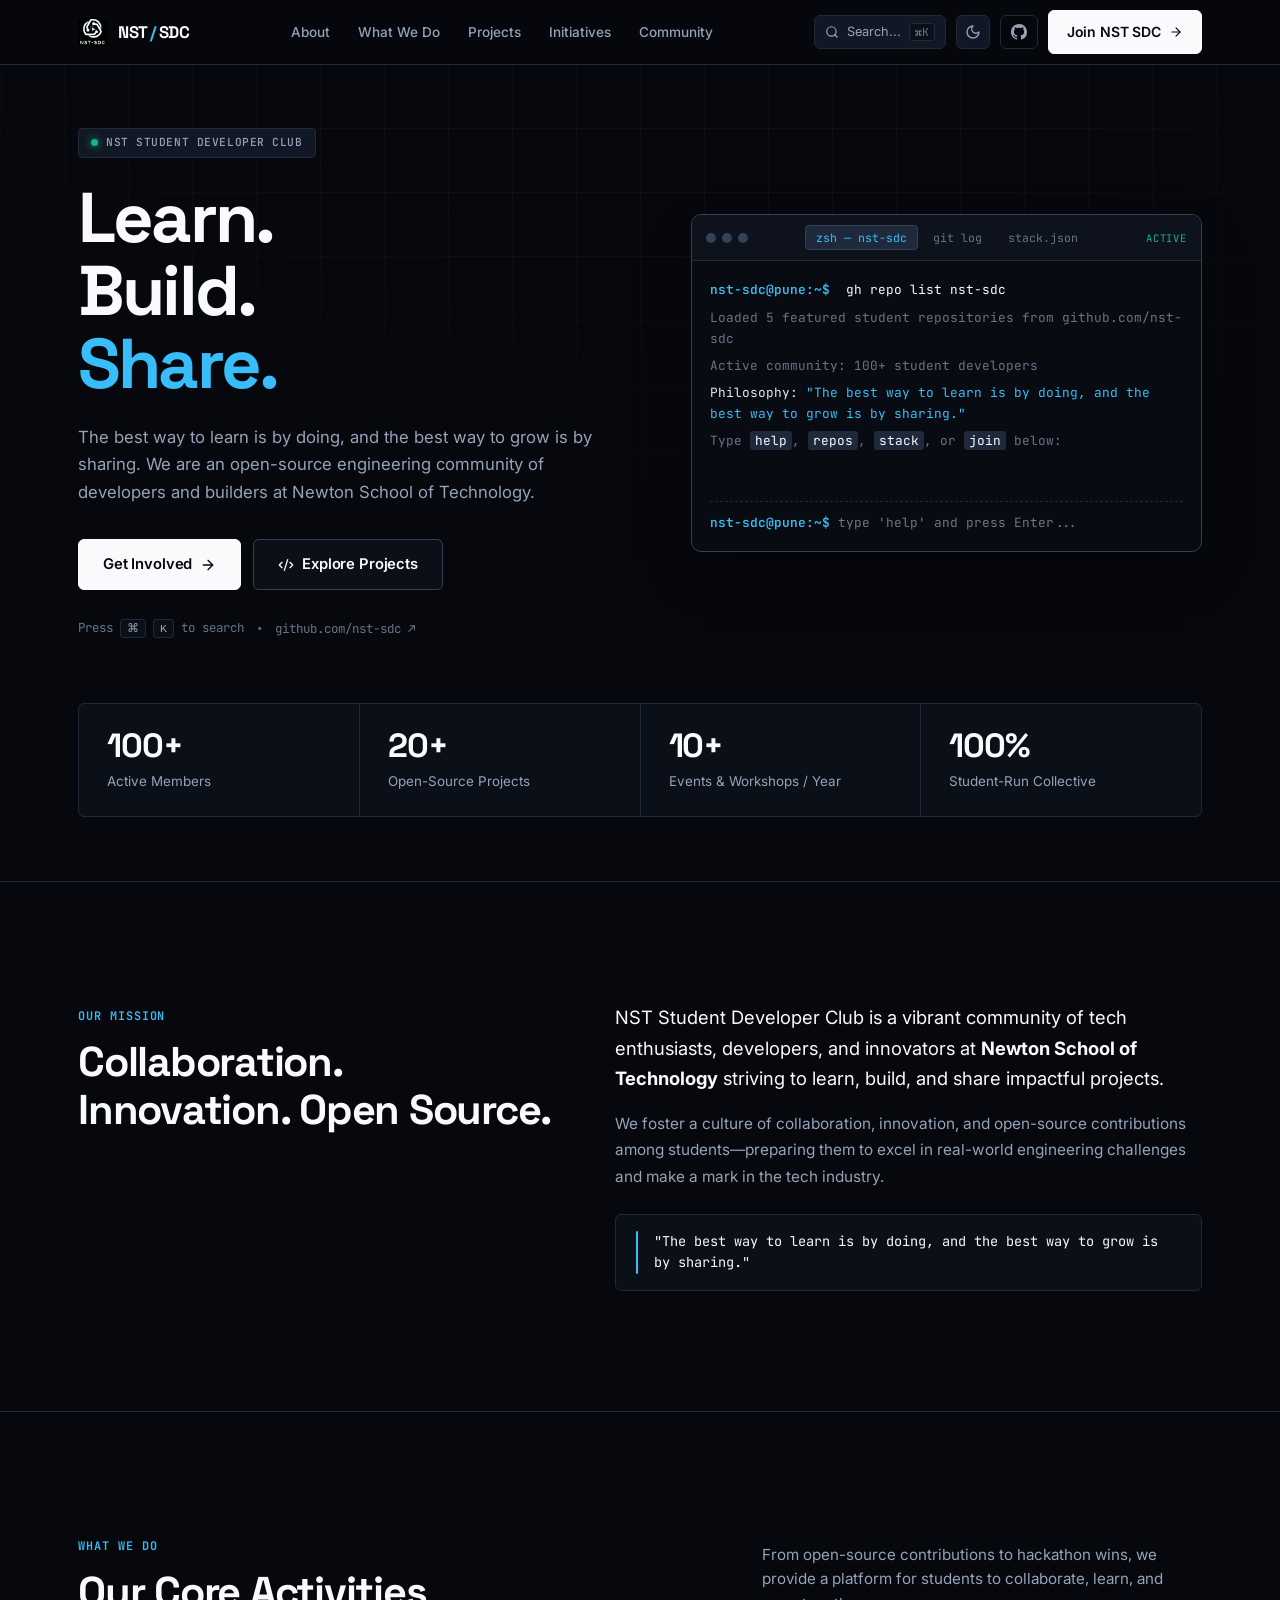
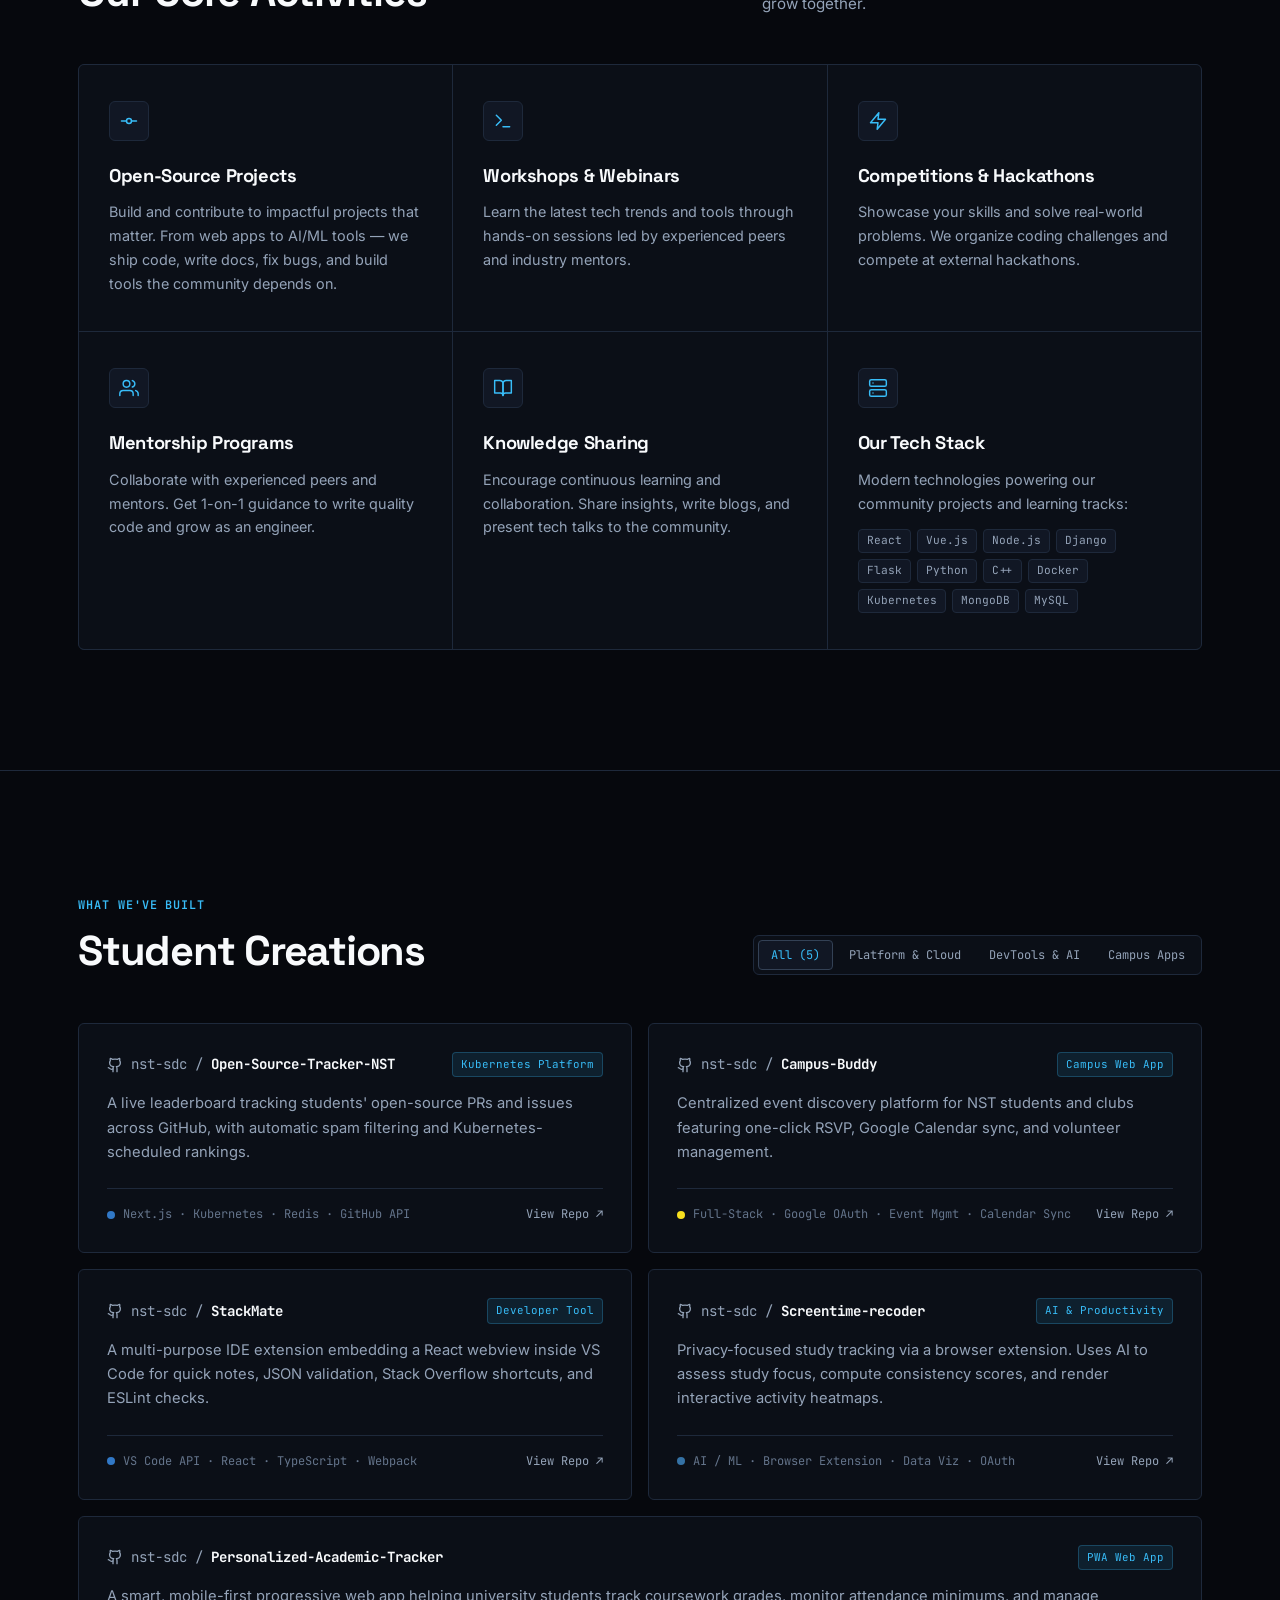
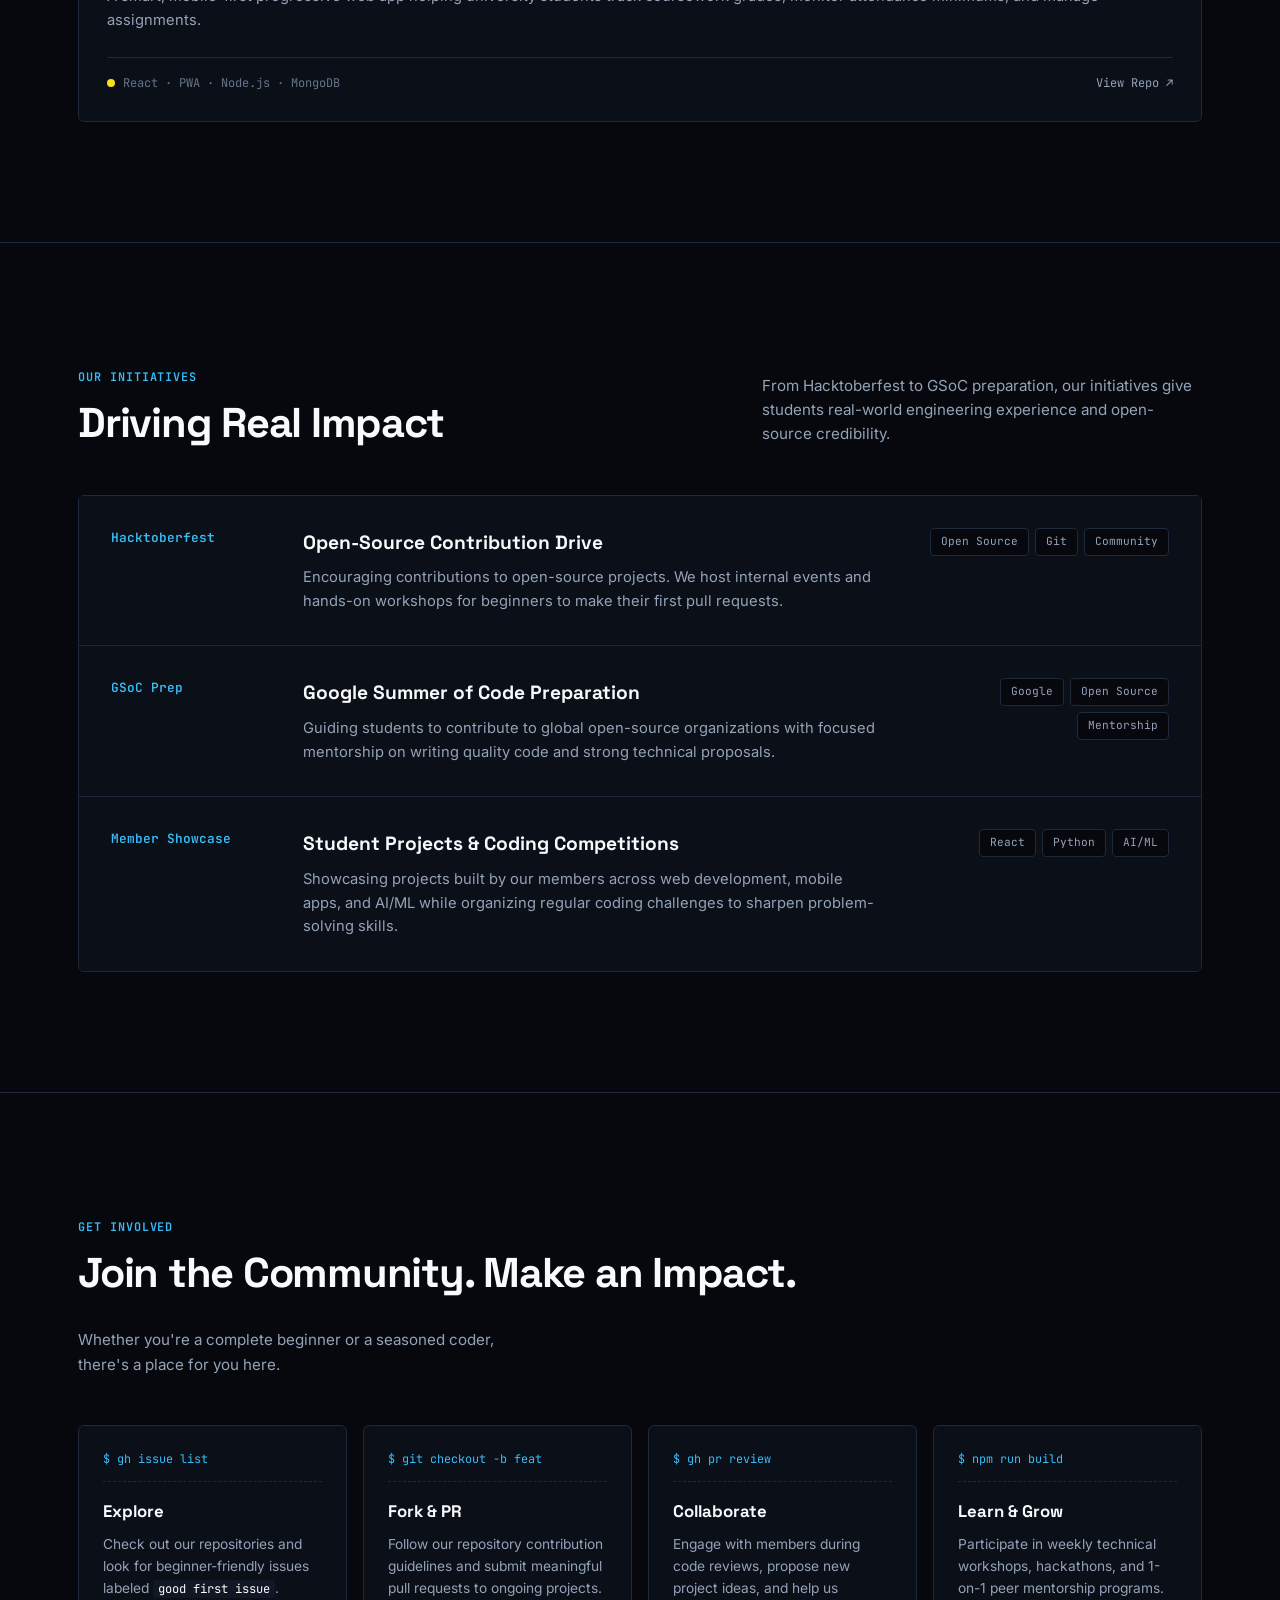
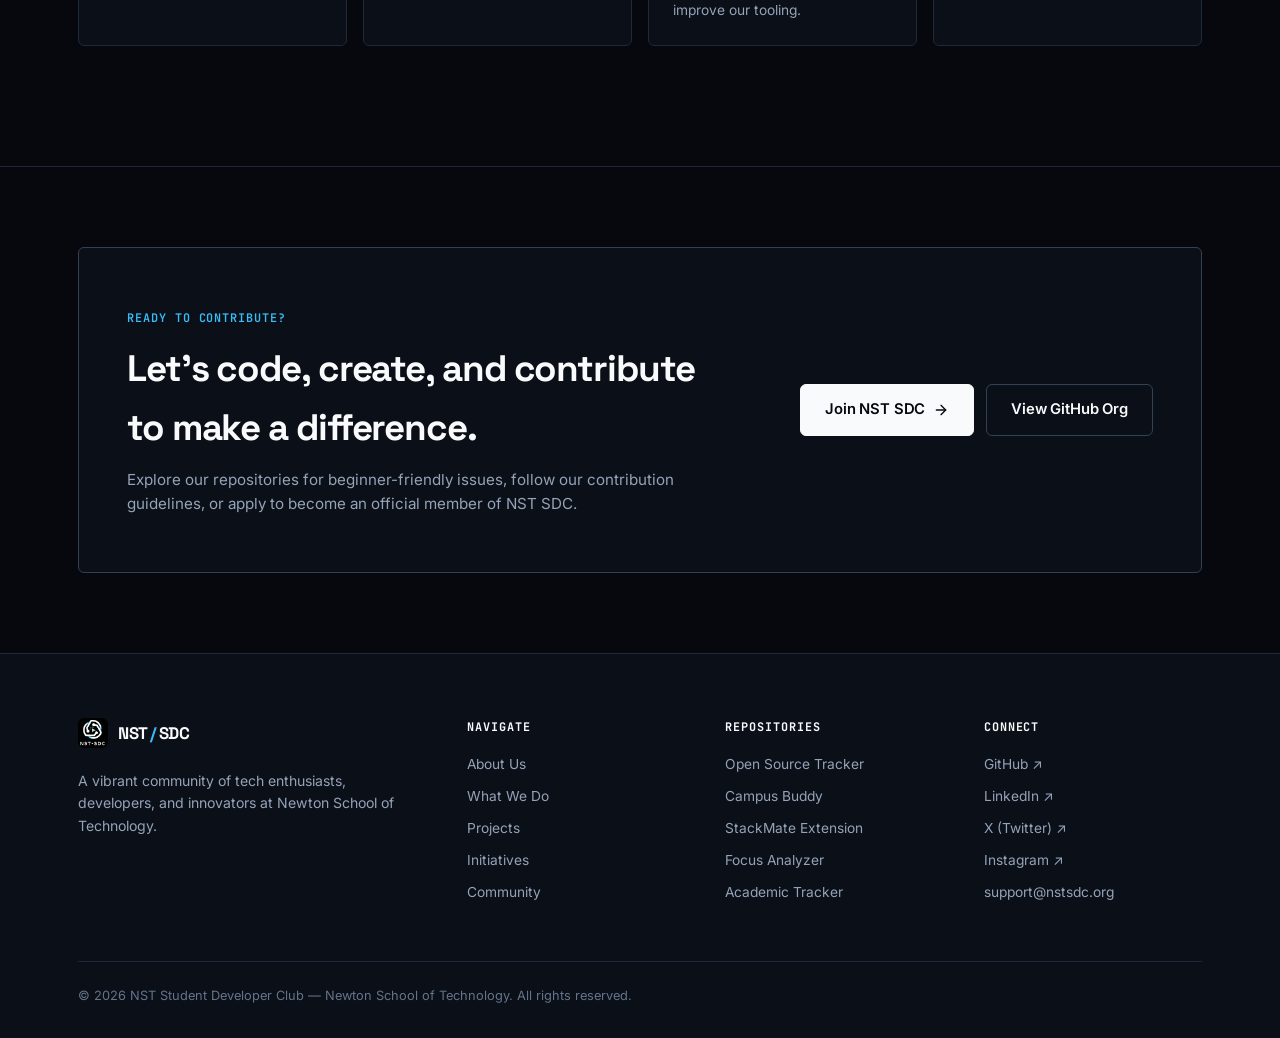
<file: index.html>
<!DOCTYPE html>
<html lang="en">
<head>
  <meta charset="UTF-8" />
  <meta name="viewport" content="width=device-width, initial-scale=1.0" />
  <meta name="description" content="NST Student Developer Club — Open-source collective and engineering community at Newton School of Technology." />
  <title>NST SDC — Student Developer Club | Newton School of Technology</title>

  <!-- Fonts -->
  <link rel="preconnect" href="https://fonts.googleapis.com" />
  <link rel="preconnect" href="https://fonts.gstatic.com" crossorigin />
  <link
    href="https://fonts.googleapis.com/css2?family=Inter:wght@400;500;600;700&family=JetBrains+Mono:wght@400;500;600&family=Space+Grotesk:wght@600;700&display=swap"
    rel="stylesheet"
  />

  <!-- Favicon -->
  <link rel="icon" type="image/png" href="logo.png" />
  <link rel="shortcut icon" type="image/png" href="logo.png" />
  <link rel="apple-touch-icon" href="logo.png" />

  <link rel="stylesheet" href="style.css" />
  <script>
    (function () {
      const savedTheme = localStorage.getItem('nst_theme');
      if (savedTheme === 'light') {
        document.documentElement.setAttribute('data-theme', 'light');
      } else {
        document.documentElement.setAttribute('data-theme', 'dark');
      }
    })();
  </script>
</head>
<body>
  <!-- Subtle Structural Grid Background -->
  <div class="bg-grid" aria-hidden="true"></div>

  <!-- Navbar -->
  <header class="navbar" id="navbar">
    <div class="navbar__container">
      <a href="index.html" class="navbar__logo">
        <img src="logo.png" alt="NST SDC Logo" class="navbar__logo-img" />
        <span class="navbar__logo-text">NST<span class="navbar__logo-slash">/</span>SDC</span>
      </a>

      <nav class="navbar__nav" aria-label="Primary Navigation">
        <ul class="navbar__links" id="navLinks">
          <li><a href="#about">About</a></li>
          <li><a href="#domains">What We Do</a></li>
          <li><a href="#projects">Projects</a></li>
          <li><a href="#initiatives">Initiatives</a></li>
          <li><a href="#community">Community</a></li>
          <li class="navbar__mobile-cta">
            <a href="join.html" class="btn btn--primary btn--full">Join NST SDC</a>
          </li>
        </ul>
      </nav>

      <div class="navbar__actions">
        <button class="cmd-trigger" id="cmdTrigger" type="button" aria-label="Open command palette">
          <svg width="14" height="14" viewBox="0 0 24 24" fill="none" stroke="currentColor" stroke-width="2" stroke-linecap="round" stroke-linejoin="round"><circle cx="11" cy="11" r="8"/><path d="m21 21-4.3-4.3"/></svg>
          <span>Search...</span>
          <kbd>⌘K</kbd>
        </button>

        <button class="theme-toggle" id="themeToggle" type="button" aria-label="Toggle color theme" title="Toggle color theme">
          <svg class="theme-icon theme-icon--sun" viewBox="0 0 24 24" fill="none" stroke="currentColor" stroke-width="2" stroke-linecap="round" stroke-linejoin="round">
            <circle cx="12" cy="12" r="4" />
            <path d="M12 2v2M12 20v2M4.93 4.93l1.41 1.41M17.66 17.66l1.41 1.41M2 12h2M20 12h2M6.34 17.66l-1.41 1.41M19.07 4.93l-1.41 1.41" />
          </svg>
          <svg class="theme-icon theme-icon--moon" viewBox="0 0 24 24" fill="none" stroke="currentColor" stroke-width="2" stroke-linecap="round" stroke-linejoin="round">
            <path d="M12 3a6 6 0 0 0 9 9 9 9 0 1 1-9-9Z" />
          </svg>
        </button>

        <a href="https://github.com/nst-sdc" target="_blank" rel="noopener noreferrer" class="btn btn--ghost navbar__github" aria-label="GitHub Organization">
          <svg width="16" height="16" viewBox="0 0 24 24" fill="currentColor"><path d="M12 0C5.37 0 0 5.37 0 12c0 5.31 3.435 9.795 8.205 11.385.6.105.825-.255.825-.57 0-.285-.015-1.23-.015-2.235-3.015.555-3.795-.735-4.035-1.41-.135-.345-.72-1.41-1.23-1.695-.42-.225-1.02-.78-.015-.795.945-.015 1.62.87 1.845 1.23 1.08 1.815 2.805 1.305 3.495.99.105-.78.42-1.305.765-1.605-2.67-.3-5.46-1.335-5.46-5.925 0-1.305.465-2.385 1.23-3.225-.12-.3-.54-1.53.12-3.18 0 0 1.005-.315 3.3 1.23.96-.27 1.98-.405 3-.405s2.04.135 3 .405c2.295-1.56 3.3-1.23 3.3-1.23.66 1.65.24 2.88.12 3.18.765.84 1.23 1.905 1.23 3.225 0 4.605-2.805 5.625-5.475 5.925.435.375.81 1.095.81 2.22 0 1.605-.015 2.895-.015 3.3 0 .315.225.69.825.57A12.02 12.02 0 0 0 24 12c0-6.63-5.37-12-12-12Z"/></svg>
        </a>

        <a href="join.html" class="btn btn--primary navbar__cta">
          <span>Join NST SDC</span>
          <svg width="14" height="14" viewBox="0 0 24 24" fill="none" stroke="currentColor" stroke-width="2" stroke-linecap="round" stroke-linejoin="round"><path d="M5 12h14"/><path d="m12 5 7 7-7 7"/></svg>
        </a>

        <button class="navbar__hamburger" id="hamburger" aria-label="Toggle navigation" aria-expanded="false">
          <span></span>
          <span></span>
        </button>
      </div>
    </div>
  </header>

  <main>
    <!-- Hero Section -->
    <section class="hero" id="hero">
      <div class="container hero__grid">
        <!-- Left Column: Typography & Actions -->
        <div class="hero__copy" data-animate>
          <div class="status-pill">
            <span class="status-pill__dot"></span>
            <span class="status-pill__text">NST STUDENT DEVELOPER CLUB</span>
          </div>

          <h1 class="hero__title">
            Learn.<br />
            Build.<br />
            <span class="text-accent">Share.</span>
          </h1>

          <p class="hero__subtitle">
            The best way to learn is by doing, and the best way to grow is by sharing. We are an open-source engineering community of developers and builders at Newton School of Technology.
          </p>

          <div class="hero__actions">
            <a href="join.html" class="btn btn--primary btn--lg">
              <span>Get Involved</span>
              <svg width="16" height="16" viewBox="0 0 24 24" fill="none" stroke="currentColor" stroke-width="2" stroke-linecap="round" stroke-linejoin="round"><path d="M5 12h14"/><path d="m12 5 7 7-7 7"/></svg>
            </a>
            <a href="#projects" class="btn btn--secondary btn--lg">
              <svg width="16" height="16" viewBox="0 0 24 24" fill="none" stroke="currentColor" stroke-width="2" stroke-linecap="round" stroke-linejoin="round"><path d="m18 16 4-4-4-4"/><path d="m6 8-4 4 4 4"/><path d="m14.5 4-5 16"/></svg>
              <span>Explore Projects</span>
            </a>
          </div>

          <div class="hero__meta">
            <span>Press <kbd>⌘</kbd> <kbd>K</kbd> to search</span>
            <span class="hero__meta-sep">•</span>
            <a href="https://github.com/nst-sdc" target="_blank" rel="noopener">github.com/nst-sdc ↗</a>
          </div>
        </div>

        <!-- Right Column: Interactive Terminal / Workspace -->
        <div class="hero__terminal-wrap" data-animate>
          <div class="terminal">
            <div class="terminal__header">
              <div class="terminal__dots">
                <span></span><span></span><span></span>
              </div>
              <div class="terminal__tabs" role="tablist">
                <button class="terminal__tab active" data-tab="cli" role="tab" aria-selected="true">zsh — nst-sdc</button>
                <button class="terminal__tab" data-tab="commits" role="tab" aria-selected="false">git log</button>
                <button class="terminal__tab" data-tab="stack" role="tab" aria-selected="false">stack.json</button>
              </div>
              <span class="terminal__status">ACTIVE</span>
            </div>

            <!-- Tab 1: Interactive CLI -->
            <div class="terminal__body active" id="tab-cli" role="tabpanel">
              <div class="terminal__output" id="terminalOutput">
                <div class="cmd-line"><span class="prompt">nst-sdc@pune:~$</span> <span class="cmd">gh repo list nst-sdc</span></div>
                <div class="cmd-res muted">Loaded 5 featured student repositories from github.com/nst-sdc</div>
                <div class="cmd-res muted">Active community: 100+ student developers</div>
                <div class="cmd-res">Philosophy: <span class="hl">"The best way to learn is by doing, and the best way to grow is by sharing."</span></div>
                <div class="cmd-res muted">Type <span class="cmd-inline">help</span>, <span class="cmd-inline">repos</span>, <span class="cmd-inline">stack</span>, or <span class="cmd-inline">join</span> below:</div>
              </div>
              <form class="terminal__input-row" id="terminalForm" autocomplete="off">
                <label for="terminalInput" class="prompt">nst-sdc@pune:~$</label>
                <input type="text" id="terminalInput" class="terminal__input" placeholder="type 'help' and press Enter..." spellcheck="false" />
              </form>
            </div>

            <!-- Tab 2: Git Commits -->
            <div class="terminal__body" id="tab-commits" role="tabpanel">
              <div class="git-log">
                <div class="git-log__item">
                  <span class="git-hash">a8f3d21</span>
                  <span class="git-branch">main</span>
                  <span class="git-msg">feat(k8s): schedule live PR leaderboard sync</span>
                  <span class="git-repo">Open-Source-Tracker</span>
                </div>
                <div class="git-log__item">
                  <span class="git-hash">7c4e91b</span>
                  <span class="git-branch">main</span>
                  <span class="git-msg">feat(oauth): integrate Google Calendar 1-click RSVP</span>
                  <span class="git-repo">Campus-Buddy</span>
                </div>
                <div class="git-log__item">
                  <span class="git-hash">3b910fa</span>
                  <span class="git-branch">main</span>
                  <span class="git-msg">perf(webview): optimize ESLint &amp; JSON validation</span>
                  <span class="git-repo">StackMate</span>
                </div>
                <div class="git-log__item">
                  <span class="git-hash">e219c04</span>
                  <span class="git-branch">main</span>
                  <span class="git-msg">feat(ml): compute study consistency heatmap scores</span>
                  <span class="git-repo">Screentime-recoder</span>
                </div>
                <div class="git-log__item">
                  <span class="git-hash">9d04a12</span>
                  <span class="git-branch">main</span>
                  <span class="git-msg">fix(pwa): offline service worker attendance cache</span>
                  <span class="git-repo">Academic-Tracker</span>
                </div>
              </div>
            </div>

            <!-- Tab 3: Stack JSON -->
            <div class="terminal__body" id="tab-stack" role="tabpanel">
              <pre class="code-block"><code>{
  <span class="code-key">"club"</span>: <span class="code-str">"NST Student Developer Club"</span>,
  <span class="code-key">"institution"</span>: <span class="code-str">"Newton School of Technology"</span>,
  <span class="code-key">"tech_stack"</span>: {
    <span class="code-key">"frontend"</span>: [<span class="code-str">"React"</span>, <span class="code-str">"Vue.js"</span>, <span class="code-str">"HTML/CSS"</span>, <span class="code-str">"JavaScript"</span>],
    <span class="code-key">"backend"</span>: [<span class="code-str">"Node.js"</span>, <span class="code-str">"Django"</span>, <span class="code-str">"Flask"</span>],
    <span class="code-key">"database"</span>: [<span class="code-str">"MySQL"</span>, <span class="code-str">"MongoDB"</span>, <span class="code-str">"Firebase"</span>],
    <span class="code-key">"devops"</span>: [<span class="code-str">"Git"</span>, <span class="code-str">"Docker"</span>, <span class="code-str">"Kubernetes"</span>]
  }
}</code></pre>
            </div>
          </div>
        </div>
      </div>

      <!-- Clean Metrics Bar (No Version/Index Highlightings) -->
      <div class="container">
        <div class="metrics-bar" data-animate>
          <div class="metric-cell">
            <strong class="metric-cell__val">100+</strong>
            <span class="metric-cell__label">Active Members</span>
          </div>
          <div class="metric-cell">
            <strong class="metric-cell__val">20+</strong>
            <span class="metric-cell__label">Open-Source Projects</span>
          </div>
          <div class="metric-cell">
            <strong class="metric-cell__val">10+</strong>
            <span class="metric-cell__label">Events &amp; Workshops / Year</span>
          </div>
          <div class="metric-cell">
            <strong class="metric-cell__val">100%</strong>
            <span class="metric-cell__label">Student-Run Collective</span>
          </div>
        </div>
      </div>
    </section>

    <!-- Mission / About Section -->
    <section class="section" id="about">
      <div class="container">
        <div class="about-split" data-animate>
          <div class="about-split__left">
            <span class="section-label">OUR MISSION</span>
            <h2 class="section-heading">Collaboration. Innovation. Open Source.</h2>
          </div>
          <div class="about-split__right">
            <p class="lead-text">
              NST Student Developer Club is a vibrant community of tech enthusiasts, developers, and innovators at <strong>Newton School of Technology</strong> striving to learn, build, and share impactful projects.
            </p>
            <p class="body-text">
              We foster a culture of collaboration, innovation, and open-source contributions among students—preparing them to excel in real-world engineering challenges and make a mark in the tech industry.
            </p>
            <div class="blockquote-tech">
              <span class="blockquote-tech__bar"></span>
              <p>"The best way to learn is by doing, and the best way to grow is by sharing."</p>
            </div>
          </div>
        </div>
      </div>
    </section>

    <!-- Domains / What We Do -->
    <section class="section" id="domains">
      <div class="container">
        <div class="section-top" data-animate>
          <div>
            <span class="section-label">WHAT WE DO</span>
            <h2 class="section-heading">Our Core Activities</h2>
          </div>
          <p class="section-sub">
            From open-source contributions to hackathon wins, we provide a platform for students to collaborate, learn, and grow together.
          </p>
        </div>

        <div class="swiss-grid" data-animate>
          <article class="swiss-card" data-spotlight>
            <div class="swiss-card__icon">
              <svg width="20" height="20" viewBox="0 0 24 24" fill="none" stroke="currentColor" stroke-width="1.75" stroke-linecap="round" stroke-linejoin="round"><circle cx="12" cy="12" r="3"/><line x1="3" y1="12" x2="9" y2="12"/><line x1="15" y1="12" x2="21" y2="12"/></svg>
            </div>
            <h3>Open-Source Projects</h3>
            <p>Build and contribute to impactful projects that matter. From web apps to AI/ML tools — we ship code, write docs, fix bugs, and build tools the community depends on.</p>
          </article>

          <article class="swiss-card" data-spotlight>
            <div class="swiss-card__icon">
              <svg width="20" height="20" viewBox="0 0 24 24" fill="none" stroke="currentColor" stroke-width="1.75" stroke-linecap="round" stroke-linejoin="round"><polyline points="4 17 10 11 4 5"/><line x1="12" y1="19" x2="20" y2="19"/></svg>
            </div>
            <h3>Workshops &amp; Webinars</h3>
            <p>Learn the latest tech trends and tools through hands-on sessions led by experienced peers and industry mentors.</p>
          </article>

          <article class="swiss-card" data-spotlight>
            <div class="swiss-card__icon">
              <svg width="20" height="20" viewBox="0 0 24 24" fill="none" stroke="currentColor" stroke-width="1.75" stroke-linecap="round" stroke-linejoin="round"><polygon points="13 2 3 14 12 14 11 22 21 10 12 10 13 2"/></svg>
            </div>
            <h3>Competitions &amp; Hackathons</h3>
            <p>Showcase your skills and solve real-world problems. We organize coding challenges and compete at external hackathons.</p>
          </article>

          <article class="swiss-card" data-spotlight>
            <div class="swiss-card__icon">
              <svg width="20" height="20" viewBox="0 0 24 24" fill="none" stroke="currentColor" stroke-width="1.75" stroke-linecap="round" stroke-linejoin="round"><path d="M17 21v-2a4 4 0 0 0-4-4H5a4 4 0 0 0-4 4v2"/><circle cx="9" cy="7" r="4"/><path d="M23 21v-2a4 4 0 0 0-3-3.87"/><path d="M16 3.13a4 4 0 0 1 0 7.75"/></svg>
            </div>
            <h3>Mentorship Programs</h3>
            <p>Collaborate with experienced peers and mentors. Get 1-on-1 guidance to write quality code and grow as an engineer.</p>
          </article>

          <article class="swiss-card" data-spotlight>
            <div class="swiss-card__icon">
              <svg width="20" height="20" viewBox="0 0 24 24" fill="none" stroke="currentColor" stroke-width="1.75" stroke-linecap="round" stroke-linejoin="round"><path d="M2 3h6a4 4 0 0 1 4 4v14a3 3 0 0 0-3-3H2z"/><path d="M22 3h-6a4 4 0 0 0-4 4v14a3 3 0 0 1 3-3h7z"/></svg>
            </div>
            <h3>Knowledge Sharing</h3>
            <p>Encourage continuous learning and collaboration. Share insights, write blogs, and present tech talks to the community.</p>
          </article>

          <article class="swiss-card" data-spotlight>
            <div class="swiss-card__icon">
              <svg width="20" height="20" viewBox="0 0 24 24" fill="none" stroke="currentColor" stroke-width="1.75" stroke-linecap="round" stroke-linejoin="round"><rect x="2" y="2" width="20" height="8" rx="2" ry="2"/><rect x="2" y="14" width="20" height="8" rx="2" ry="2"/><line x1="6" y1="6" x2="6.01" y2="6"/><line x1="6" y1="18" x2="6.01" y2="18"/></svg>
            </div>
            <h3>Our Tech Stack</h3>
            <p>Modern technologies powering our community projects and learning tracks:</p>
            <div class="tag-cluster">
              <span>React</span><span>Vue.js</span><span>Node.js</span><span>Django</span><span>Flask</span><span>Python</span><span>C++</span><span>Docker</span><span>Kubernetes</span><span>MongoDB</span><span>MySQL</span>
            </div>
          </article>
        </div>
      </div>
    </section>

    <!-- Repositories / Student Creations -->
    <section class="section" id="projects">
      <div class="container">
        <div class="section-top section-top--with-filters" data-animate>
          <div>
            <span class="section-label">WHAT WE'VE BUILT</span>
            <h2 class="section-heading">Student Creations</h2>
          </div>

          <div class="filter-bar" role="tablist" aria-label="Filter repositories">
            <button class="filter-btn active" data-filter="all" type="button">All (5)</button>
            <button class="filter-btn" data-filter="infra" type="button">Platform &amp; Cloud</button>
            <button class="filter-btn" data-filter="devtools" type="button">DevTools &amp; AI</button>
            <button class="filter-btn" data-filter="webapp" type="button">Campus Apps</button>
          </div>
        </div>

        <div class="repo-grid" id="repoGrid" data-animate>
          <!-- Repo 1 -->
          <a href="https://github.com/nst-sdc/Open-Source-Tracker-NST" target="_blank" rel="noopener noreferrer" class="repo-card" data-category="infra" data-spotlight>
            <div class="repo-card__header">
              <div class="repo-card__path">
                <svg width="16" height="16" viewBox="0 0 24 24" fill="none" stroke="currentColor" stroke-width="2" stroke-linecap="round" stroke-linejoin="round"><path d="M15 22v-4a4.8 4.8 0 0 0-1-3.5c3 0 6-2 6-5.5.08-1.25-.27-2.48-1-3.5.28-1.15.28-2.35 0-3.5 0 0-1 0-3 1.5-2.64-.5-5.36-.5-8 0C6 2 5 2 5 2c-.3 1.15-.3 2.35 0 3.5A5.403 5.403 0 0 0 4 9c0 3.5 3 5.5 6 5.5-.39.49-.68 1.05-.85 1.65-.17.6-.22 1.23-.15 1.85v4"/><path d="M9 18c-4.51 2-5-2-7-2"/></svg>
                <span>nst-sdc / <strong>Open-Source-Tracker-NST</strong></span>
              </div>
              <span class="repo-card__badge">Kubernetes Platform</span>
            </div>
            <p class="repo-card__desc">
              A live leaderboard tracking students' open-source PRs and issues across GitHub, with automatic spam filtering and Kubernetes-scheduled rankings.
            </p>
            <div class="repo-card__footer">
              <div class="repo-card__lang">
                <span class="lang-dot lang-dot--ts"></span>
                <span>Next.js · Kubernetes · Redis · GitHub API</span>
              </div>
              <span class="repo-card__arrow">View Repo ↗</span>
            </div>
          </a>

          <!-- Repo 2 -->
          <a href="https://github.com/nst-sdc/Campus-Buddy" target="_blank" rel="noopener noreferrer" class="repo-card" data-category="webapp" data-spotlight>
            <div class="repo-card__header">
              <div class="repo-card__path">
                <svg width="16" height="16" viewBox="0 0 24 24" fill="none" stroke="currentColor" stroke-width="2" stroke-linecap="round" stroke-linejoin="round"><path d="M15 22v-4a4.8 4.8 0 0 0-1-3.5c3 0 6-2 6-5.5.08-1.25-.27-2.48-1-3.5.28-1.15.28-2.35 0-3.5 0 0-1 0-3 1.5-2.64-.5-5.36-.5-8 0C6 2 5 2 5 2c-.3 1.15-.3 2.35 0 3.5A5.403 5.403 0 0 0 4 9c0 3.5 3 5.5 6 5.5-.39.49-.68 1.05-.85 1.65-.17.6-.22 1.23-.15 1.85v4"/><path d="M9 18c-4.51 2-5-2-7-2"/></svg>
                <span>nst-sdc / <strong>Campus-Buddy</strong></span>
              </div>
              <span class="repo-card__badge">Campus Web App</span>
            </div>
            <p class="repo-card__desc">
              Centralized event discovery platform for NST students and clubs featuring one-click RSVP, Google Calendar sync, and volunteer management.
            </p>
            <div class="repo-card__footer">
              <div class="repo-card__lang">
                <span class="lang-dot lang-dot--js"></span>
                <span>Full-Stack · Google OAuth · Event Mgmt · Calendar Sync</span>
              </div>
              <span class="repo-card__arrow">View Repo ↗</span>
            </div>
          </a>

          <!-- Repo 3 -->
          <a href="https://github.com/nst-sdc/StackMate" target="_blank" rel="noopener noreferrer" class="repo-card" data-category="devtools" data-spotlight>
            <div class="repo-card__header">
              <div class="repo-card__path">
                <svg width="16" height="16" viewBox="0 0 24 24" fill="none" stroke="currentColor" stroke-width="2" stroke-linecap="round" stroke-linejoin="round"><path d="M15 22v-4a4.8 4.8 0 0 0-1-3.5c3 0 6-2 6-5.5.08-1.25-.27-2.48-1-3.5.28-1.15.28-2.35 0-3.5 0 0-1 0-3 1.5-2.64-.5-5.36-.5-8 0C6 2 5 2 5 2c-.3 1.15-.3 2.35 0 3.5A5.403 5.403 0 0 0 4 9c0 3.5 3 5.5 6 5.5-.39.49-.68 1.05-.85 1.65-.17.6-.22 1.23-.15 1.85v4"/><path d="M9 18c-4.51 2-5-2-7-2"/></svg>
                <span>nst-sdc / <strong>StackMate</strong></span>
              </div>
              <span class="repo-card__badge">Developer Tool</span>
            </div>
            <p class="repo-card__desc">
              A multi-purpose IDE extension embedding a React webview inside VS Code for quick notes, JSON validation, Stack Overflow shortcuts, and ESLint checks.
            </p>
            <div class="repo-card__footer">
              <div class="repo-card__lang">
                <span class="lang-dot lang-dot--ts"></span>
                <span>VS Code API · React · TypeScript · Webpack</span>
              </div>
              <span class="repo-card__arrow">View Repo ↗</span>
            </div>
          </a>

          <!-- Repo 4 -->
          <a href="https://github.com/nst-sdc/Screentime-recoder" target="_blank" rel="noopener noreferrer" class="repo-card" data-category="devtools" data-spotlight>
            <div class="repo-card__header">
              <div class="repo-card__path">
                <svg width="16" height="16" viewBox="0 0 24 24" fill="none" stroke="currentColor" stroke-width="2" stroke-linecap="round" stroke-linejoin="round"><path d="M15 22v-4a4.8 4.8 0 0 0-1-3.5c3 0 6-2 6-5.5.08-1.25-.27-2.48-1-3.5.28-1.15.28-2.35 0-3.5 0 0-1 0-3 1.5-2.64-.5-5.36-.5-8 0C6 2 5 2 5 2c-.3 1.15-.3 2.35 0 3.5A5.403 5.403 0 0 0 4 9c0 3.5 3 5.5 6 5.5-.39.49-.68 1.05-.85 1.65-.17.6-.22 1.23-.15 1.85v4"/><path d="M9 18c-4.51 2-5-2-7-2"/></svg>
                <span>nst-sdc / <strong>Screentime-recoder</strong></span>
              </div>
              <span class="repo-card__badge">AI &amp; Productivity</span>
            </div>
            <p class="repo-card__desc">
              Privacy-focused study tracking via a browser extension. Uses AI to assess study focus, compute consistency scores, and render interactive activity heatmaps.
            </p>
            <div class="repo-card__footer">
              <div class="repo-card__lang">
                <span class="lang-dot lang-dot--py"></span>
                <span>AI / ML · Browser Extension · Data Viz · OAuth</span>
              </div>
              <span class="repo-card__arrow">View Repo ↗</span>
            </div>
          </a>

          <!-- Repo 5 -->
          <a href="https://github.com/nst-sdc/Personalized-Academic-Tracker" target="_blank" rel="noopener noreferrer" class="repo-card repo-card--span" data-category="webapp" data-spotlight>
            <div class="repo-card__header">
              <div class="repo-card__path">
                <svg width="16" height="16" viewBox="0 0 24 24" fill="none" stroke="currentColor" stroke-width="2" stroke-linecap="round" stroke-linejoin="round"><path d="M15 22v-4a4.8 4.8 0 0 0-1-3.5c3 0 6-2 6-5.5.08-1.25-.27-2.48-1-3.5.28-1.15.28-2.35 0-3.5 0 0-1 0-3 1.5-2.64-.5-5.36-.5-8 0C6 2 5 2 5 2c-.3 1.15-.3 2.35 0 3.5A5.403 5.403 0 0 0 4 9c0 3.5 3 5.5 6 5.5-.39.49-.68 1.05-.85 1.65-.17.6-.22 1.23-.15 1.85v4"/><path d="M9 18c-4.51 2-5-2-7-2"/></svg>
                <span>nst-sdc / <strong>Personalized-Academic-Tracker</strong></span>
              </div>
              <span class="repo-card__badge">PWA Web App</span>
            </div>
            <p class="repo-card__desc">
              A smart, mobile-first progressive web app helping university students track coursework grades, monitor attendance minimums, and manage assignments.
            </p>
            <div class="repo-card__footer">
              <div class="repo-card__lang">
                <span class="lang-dot lang-dot--js"></span>
                <span>React · PWA · Node.js · MongoDB</span>
              </div>
              <span class="repo-card__arrow">View Repo ↗</span>
            </div>
          </a>
        </div>
      </div>
    </section>

    <!-- Initiatives Section -->
    <section class="section" id="initiatives">
      <div class="container">
        <div class="section-top" data-animate>
          <div>
            <span class="section-label">OUR INITIATIVES</span>
            <h2 class="section-heading">Driving Real Impact</h2>
          </div>
          <p class="section-sub">
            From Hacktoberfest to GSoC preparation, our initiatives give students real-world engineering experience and open-source credibility.
          </p>
        </div>

        <div class="programs-list" data-animate>
          <div class="program-row">
            <div class="program-row__idx">Hacktoberfest</div>
            <div class="program-row__main">
              <h3>Open-Source Contribution Drive</h3>
              <p>Encouraging contributions to open-source projects. We host internal events and hands-on workshops for beginners to make their first pull requests.</p>
            </div>
            <div class="program-row__tags">
              <span>Open Source</span>
              <span>Git</span>
              <span>Community</span>
            </div>
          </div>

          <div class="program-row">
            <div class="program-row__idx">GSoC Prep</div>
            <div class="program-row__main">
              <h3>Google Summer of Code Preparation</h3>
              <p>Guiding students to contribute to global open-source organizations with focused mentorship on writing quality code and strong technical proposals.</p>
            </div>
            <div class="program-row__tags">
              <span>Google</span>
              <span>Open Source</span>
              <span>Mentorship</span>
            </div>
          </div>

          <div class="program-row">
            <div class="program-row__idx">Member Showcase</div>
            <div class="program-row__main">
              <h3>Student Projects &amp; Coding Competitions</h3>
              <p>Showcasing projects built by our members across web development, mobile apps, and AI/ML while organizing regular coding challenges to sharpen problem-solving skills.</p>
            </div>
            <div class="program-row__tags">
              <span>React</span>
              <span>Python</span>
              <span>AI/ML</span>
            </div>
          </div>
        </div>
      </div>
    </section>

    <!-- Community / Contribution Pipeline -->
    <section class="section" id="community">
      <div class="container">
        <div class="section-top" data-animate>
          <div>
            <span class="section-label">GET INVOLVED</span>
            <h2 class="section-heading">Join the Community. Make an Impact.</h2>
          </div>
          <p class="section-sub">
            Whether you're a complete beginner or a seasoned coder, there's a place for you here.
          </p>
        </div>

        <div class="pipeline-grid" data-animate>
          <div class="pipeline-step">
            <div class="pipeline-step__head">
              <span class="pipeline-step__cmd">$ gh issue list</span>
            </div>
            <h4>Explore</h4>
            <p>Check out our repositories and look for beginner-friendly issues labeled <code>good first issue</code>.</p>
          </div>

          <div class="pipeline-step">
            <div class="pipeline-step__head">
              <span class="pipeline-step__cmd">$ git checkout -b feat</span>
            </div>
            <h4>Fork &amp; PR</h4>
            <p>Follow our repository contribution guidelines and submit meaningful pull requests to ongoing projects.</p>
          </div>

          <div class="pipeline-step">
            <div class="pipeline-step__head">
              <span class="pipeline-step__cmd">$ gh pr review</span>
            </div>
            <h4>Collaborate</h4>
            <p>Engage with members during code reviews, propose new project ideas, and help us improve our tooling.</p>
          </div>

          <div class="pipeline-step">
            <div class="pipeline-step__head">
              <span class="pipeline-step__cmd">$ npm run build</span>
            </div>
            <h4>Learn &amp; Grow</h4>
            <p>Participate in weekly technical workshops, hackathons, and 1-on-1 peer mentorship programs.</p>
          </div>
        </div>
      </div>
    </section>

    <!-- CTA Banner -->
    <section class="cta-section">
      <div class="container">
        <div class="cta-box" data-animate>
          <div class="cta-box__content">
            <span class="section-label">READY TO CONTRIBUTE?</span>
            <h2>Let's code, create, and contribute to make a difference.</h2>
            <p>
              Explore our repositories for beginner-friendly issues, follow our contribution guidelines, or apply to become an official member of NST SDC.
            </p>
          </div>
          <div class="cta-box__actions">
            <a href="join.html" class="btn btn--primary btn--lg">
              <span>Join NST SDC</span>
              <svg width="16" height="16" viewBox="0 0 24 24" fill="none" stroke="currentColor" stroke-width="2" stroke-linecap="round" stroke-linejoin="round"><path d="M5 12h14"/><path d="m12 5 7 7-7 7"/></svg>
            </a>
            <a href="https://github.com/nst-sdc" target="_blank" rel="noopener noreferrer" class="btn btn--secondary btn--lg">
              <span>View GitHub Org</span>
            </a>
          </div>
        </div>
      </div>
    </section>
  </main>

  <!-- Footer -->
  <footer class="footer">
    <div class="container">
      <div class="footer__grid">
        <div class="footer__brand">
          <a href="index.html" class="navbar__logo">
            <img src="logo.png" alt="NST SDC Logo" class="navbar__logo-img" />
            <span class="navbar__logo-text">NST<span class="navbar__logo-slash">/</span>SDC</span>
          </a>
          <p>
            A vibrant community of tech enthusiasts, developers, and innovators at Newton School of Technology.
          </p>
        </div>

        <div class="footer__col">
          <h5>Navigate</h5>
          <a href="#about">About Us</a>
          <a href="#domains">What We Do</a>
          <a href="#projects">Projects</a>
          <a href="#initiatives">Initiatives</a>
          <a href="#community">Community</a>
        </div>

        <div class="footer__col">
          <h5>Repositories</h5>
          <a href="https://github.com/nst-sdc/Open-Source-Tracker-NST" target="_blank" rel="noopener">Open Source Tracker</a>
          <a href="https://github.com/nst-sdc/Campus-Buddy" target="_blank" rel="noopener">Campus Buddy</a>
          <a href="https://github.com/nst-sdc/StackMate" target="_blank" rel="noopener">StackMate Extension</a>
          <a href="https://github.com/nst-sdc/Screentime-recoder" target="_blank" rel="noopener">Focus Analyzer</a>
          <a href="https://github.com/nst-sdc/Personalized-Academic-Tracker" target="_blank" rel="noopener">Academic Tracker</a>
        </div>

        <div class="footer__col">
          <h5>Connect</h5>
          <a href="https://github.com/nst-sdc" target="_blank" rel="noopener">GitHub ↗</a>
          <a href="https://www.linkedin.com/company/nst-sdc/" target="_blank" rel="noopener">LinkedIn ↗</a>
          <a href="https://x.com/NSTSDC_" target="_blank" rel="noopener">X (Twitter) ↗</a>
          <a href="https://www.instagram.com/devclub.nst/" target="_blank" rel="noopener">Instagram ↗</a>
          <a href="mailto:support@nstsdc.org">support@nstsdc.org</a>
        </div>
      </div>

      <div class="footer__bottom">
        <p>&copy; 2026 NST Student Developer Club — Newton School of Technology. All rights reserved.</p>
      </div>
    </div>
  </footer>

  <!-- Command Palette Modal (⌘K) -->
  <div class="cmd-modal" id="cmdModal" aria-hidden="true" role="dialog" aria-modal="true" aria-label="Command Palette">
    <div class="cmd-modal__backdrop" id="cmdBackdrop"></div>
    <div class="cmd-modal__panel">
      <div class="cmd-modal__search">
        <svg width="16" height="16" viewBox="0 0 24 24" fill="none" stroke="currentColor" stroke-width="2" stroke-linecap="round" stroke-linejoin="round"><circle cx="11" cy="11" r="8"/><path d="m21 21-4.3-4.3"/></svg>
        <input type="text" id="cmdInput" placeholder="Jump to section, repository, or action..." autocomplete="off" />
        <kbd>ESC</kbd>
      </div>
      <div class="cmd-modal__list" id="cmdList">
        <a href="join.html" class="cmd-item" data-keywords="join apply register membership">
          <span class="cmd-item__tag">ACTION</span>
          <span class="cmd-item__title">Join NST SDC</span>
          <span class="cmd-item__shortcut">→</span>
        </a>
        <button type="button" class="cmd-item" id="cmdThemeToggle" data-keywords="theme dark light mode color">
          <span class="cmd-item__tag">PREF</span>
          <span class="cmd-item__title">Toggle Dark / Light Theme</span>
          <span class="cmd-item__shortcut">↵</span>
        </button>
        <a href="#projects" class="cmd-item" data-keywords="projects repos repositories code">
          <span class="cmd-item__tag">NAV</span>
          <span class="cmd-item__title">Explore Student Creations</span>
          <span class="cmd-item__shortcut">#projects</span>
        </a>
        <a href="#domains" class="cmd-item" data-keywords="domains stack what we do workshops">
          <span class="cmd-item__tag">NAV</span>
          <span class="cmd-item__title">Core Activities &amp; Tech Stack</span>
          <span class="cmd-item__shortcut">#domains</span>
        </a>
        <a href="https://github.com/nst-sdc/Open-Source-Tracker-NST" target="_blank" rel="noopener" class="cmd-item" data-keywords="kubernetes tracker leaderboard github">
          <span class="cmd-item__tag">REPO</span>
          <span class="cmd-item__title">nst-sdc / Open-Source-Tracker-NST</span>
          <span class="cmd-item__shortcut">↗</span>
        </a>
        <a href="https://github.com/nst-sdc/Campus-Buddy" target="_blank" rel="noopener" class="cmd-item" data-keywords="campus buddy events oauth">
          <span class="cmd-item__tag">REPO</span>
          <span class="cmd-item__title">nst-sdc / Campus-Buddy</span>
          <span class="cmd-item__shortcut">↗</span>
        </a>
        <a href="https://github.com/nst-sdc/StackMate" target="_blank" rel="noopener" class="cmd-item" data-keywords="stackmate vscode extension">
          <span class="cmd-item__tag">REPO</span>
          <span class="cmd-item__title">nst-sdc / StackMate</span>
          <span class="cmd-item__shortcut">↗</span>
        </a>
      </div>
    </div>
  </div>

  <script src="script.js"></script>
</body>
</html>
</file>
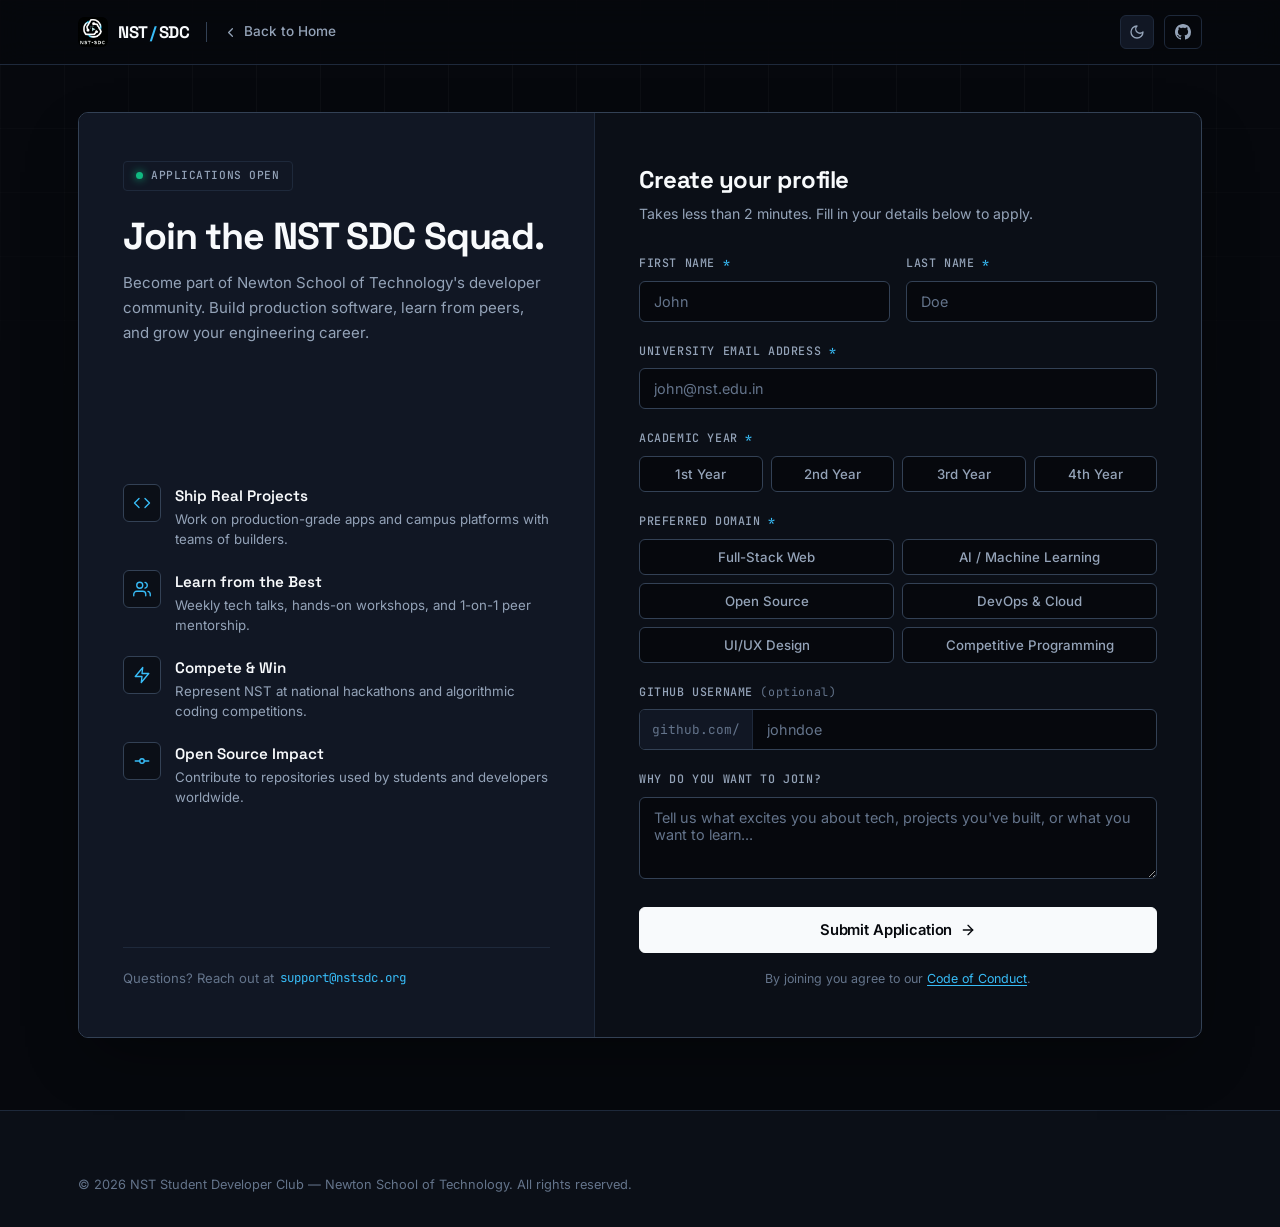
<file: join.html>
<!DOCTYPE html>
<html lang="en">
<head>
  <meta charset="UTF-8" />
  <meta name="viewport" content="width=device-width, initial-scale=1.0" />
  <meta name="description" content="Join NST SDC — Register to become part of the NST Student Developer Club community at Newton School of Technology." />
  <title>Join NST SDC — Registration | Newton School of Technology</title>

  <!-- Fonts -->
  <link rel="preconnect" href="https://fonts.googleapis.com" />
  <link rel="preconnect" href="https://fonts.gstatic.com" crossorigin />
  <link
    href="https://fonts.googleapis.com/css2?family=Inter:wght@400;500;600;700&family=JetBrains+Mono:wght@400;500;600&family=Space+Grotesk:wght@600;700&display=swap"
    rel="stylesheet"
  />

  <!-- Favicon -->
  <link rel="icon" type="image/png" href="logo.png" />
  <link rel="shortcut icon" type="image/png" href="logo.png" />
  <link rel="apple-touch-icon" href="logo.png" />

  <link rel="stylesheet" href="style.css" />
  <script>
    (function () {
      const savedTheme = localStorage.getItem('nst_theme');
      if (savedTheme === 'light') {
        document.documentElement.setAttribute('data-theme', 'light');
      } else {
        document.documentElement.setAttribute('data-theme', 'dark');
      }
    })();
  </script>
</head>
<body>
  <!-- Subtle Structural Grid Background -->
  <div class="bg-grid" aria-hidden="true"></div>

  <!-- Shared Navbar -->
  <header class="navbar" id="navbar">
    <div class="navbar__container">
      <div class="navbar__left-group">
        <a href="index.html" class="navbar__logo">
          <img src="logo.png" alt="NST SDC Logo" class="navbar__logo-img" />
          <span class="navbar__logo-text">NST<span class="navbar__logo-slash">/</span>SDC</span>
        </a>
        <span class="navbar__divider" aria-hidden="true"></span>
        <a href="index.html" class="back-link">
          <svg width="15" height="15" viewBox="0 0 24 24" fill="none" stroke="currentColor" stroke-width="2" stroke-linecap="round" stroke-linejoin="round"><path d="m15 18-6-6 6-6"/></svg>
          <span>Back to Home</span>
        </a>
      </div>

      <div class="navbar__actions">
        <button class="theme-toggle" id="themeToggle" type="button" aria-label="Toggle color theme" title="Toggle color theme">
          <svg class="theme-icon theme-icon--sun" viewBox="0 0 24 24" fill="none" stroke="currentColor" stroke-width="2" stroke-linecap="round" stroke-linejoin="round">
            <circle cx="12" cy="12" r="4" />
            <path d="M12 2v2M12 20v2M4.93 4.93l1.41 1.41M17.66 17.66l1.41 1.41M2 12h2M20 12h2M6.34 17.66l-1.41 1.41M19.07 4.93l-1.41 1.41" />
          </svg>
          <svg class="theme-icon theme-icon--moon" viewBox="0 0 24 24" fill="none" stroke="currentColor" stroke-width="2" stroke-linecap="round" stroke-linejoin="round">
            <path d="M12 3a6 6 0 0 0 9 9 9 9 0 1 1-9-9Z" />
          </svg>
        </button>

        <a href="https://github.com/nst-sdc" target="_blank" rel="noopener noreferrer" class="btn btn--ghost" aria-label="GitHub Organization">
          <svg width="16" height="16" viewBox="0 0 24 24" fill="currentColor"><path d="M12 0C5.37 0 0 5.37 0 12c0 5.31 3.435 9.795 8.205 11.385.6.105.825-.255.825-.57 0-.285-.015-1.23-.015-2.235-3.015.555-3.795-.735-4.035-1.41-.135-.345-.72-1.41-1.23-1.695-.42-.225-1.02-.78-.015-.795.945-.015 1.62.87 1.845 1.23 1.08 1.815 2.805 1.305 3.495.99.105-.78.42-1.305.765-1.605-2.67-.3-5.46-1.335-5.46-5.925 0-1.305.465-2.385 1.23-3.225-.12-.3-.54-1.53.12-3.18 0 0 1.005-.315 3.3 1.23.96-.27 1.98-.405 3-.405s2.04.135 3 .405c2.295-1.56 3.3-1.23 3.3-1.23.66 1.65.24 2.88.12 3.18.765.84 1.23 1.905 1.23 3.225 0 4.605-2.805 5.625-5.475 5.925.435.375.81 1.095.81 2.22 0 1.605-.015 2.895-.015 3.3 0 .315.225.69.825.57A12.02 12.02 0 0 0 24 12c0-6.63-5.37-12-12-12Z"/></svg>
        </a>
      </div>
    </div>
  </header>

  <main class="join-page">
    <div class="container">
      <div class="join-layout" data-animate>
        <!-- Left Column: Info & Membership Pillars -->
        <aside class="join-sidebar">
          <div>
            <div class="status-pill">
              <span class="status-pill__dot"></span>
              <span class="status-pill__text">APPLICATIONS OPEN</span>
            </div>

            <h1 class="join-sidebar__title">Join the NST SDC Squad.</h1>
            <p class="join-sidebar__desc">
              Become part of Newton School of Technology's developer community. Build production software, learn from peers, and grow your engineering career.
            </p>
          </div>

          <div class="join-pillars">
            <div class="join-pillar">
              <div class="join-pillar__icon">
                <svg width="18" height="18" viewBox="0 0 24 24" fill="none" stroke="currentColor" stroke-width="1.8" stroke-linecap="round" stroke-linejoin="round"><polyline points="16 18 22 12 16 6"/><polyline points="8 6 2 12 8 18"/></svg>
              </div>
              <div>
                <h4>Ship Real Projects</h4>
                <p>Work on production-grade apps and campus platforms with teams of builders.</p>
              </div>
            </div>

            <div class="join-pillar">
              <div class="join-pillar__icon">
                <svg width="18" height="18" viewBox="0 0 24 24" fill="none" stroke="currentColor" stroke-width="1.8" stroke-linecap="round" stroke-linejoin="round"><path d="M17 21v-2a4 4 0 0 0-4-4H5a4 4 0 0 0-4 4v2"/><circle cx="9" cy="7" r="4"/><path d="M23 21v-2a4 4 0 0 0-3-3.87"/><path d="M16 3.13a4 4 0 0 1 0 7.75"/></svg>
              </div>
              <div>
                <h4>Learn from the Best</h4>
                <p>Weekly tech talks, hands-on workshops, and 1-on-1 peer mentorship.</p>
              </div>
            </div>

            <div class="join-pillar">
              <div class="join-pillar__icon">
                <svg width="18" height="18" viewBox="0 0 24 24" fill="none" stroke="currentColor" stroke-width="1.8" stroke-linecap="round" stroke-linejoin="round"><polygon points="13 2 3 14 12 14 11 22 21 10 12 10 13 2"/></svg>
              </div>
              <div>
                <h4>Compete &amp; Win</h4>
                <p>Represent NST at national hackathons and algorithmic coding competitions.</p>
              </div>
            </div>

            <div class="join-pillar">
              <div class="join-pillar__icon">
                <svg width="18" height="18" viewBox="0 0 24 24" fill="none" stroke="currentColor" stroke-width="1.8" stroke-linecap="round" stroke-linejoin="round"><circle cx="12" cy="12" r="3"/><line x1="3" y1="12" x2="9" y2="12"/><line x1="15" y1="12" x2="21" y2="12"/></svg>
              </div>
              <div>
                <h4>Open Source Impact</h4>
                <p>Contribute to repositories used by students and developers worldwide.</p>
              </div>
            </div>
          </div>

          <div class="join-sidebar__footer">
            <span>Questions? Reach out at</span>
            <a href="mailto:support@nstsdc.org">support@nstsdc.org</a>
          </div>
        </aside>

        <!-- Right Column: Registration Form -->
        <section class="join-panel" id="formPanel">
          <div id="formWrapper">
            <div class="join-panel__header">
              <h2>Create your profile</h2>
              <p>Takes less than 2 minutes. Fill in your details below to apply.</p>
            </div>

            <form id="joinForm" class="join-form" novalidate>
              <div class="form-row">
                <div class="form-group">
                  <label for="firstName">First Name <span class="req">*</span></label>
                  <input type="text" id="firstName" name="firstName" placeholder="John" required />
                  <span class="field-error">First name is required</span>
                </div>
                <div class="form-group">
                  <label for="lastName">Last Name <span class="req">*</span></label>
                  <input type="text" id="lastName" name="lastName" placeholder="Doe" required />
                  <span class="field-error">Last name is required</span>
                </div>
              </div>

              <div class="form-group">
                <label for="email">University Email Address <span class="req">*</span></label>
                <input type="email" id="email" name="email" placeholder="john@nst.edu.in" required />
                <span class="field-error">Enter a valid email address</span>
              </div>

              <!-- Interactive Year Selector -->
              <div class="form-group">
                <label>Academic Year <span class="req">*</span></label>
                <input type="hidden" id="year" name="year" required />
                <div class="pill-group" data-target="year" role="radiogroup" aria-label="Academic Year">
                  <button type="button" class="choice-pill" data-value="1">1st Year</button>
                  <button type="button" class="choice-pill" data-value="2">2nd Year</button>
                  <button type="button" class="choice-pill" data-value="3">3rd Year</button>
                  <button type="button" class="choice-pill" data-value="4">4th Year</button>
                </div>
                <span class="field-error">Please select your academic year</span>
              </div>

              <!-- Interactive Domain Selector -->
              <div class="form-group">
                <label>Preferred Domain <span class="req">*</span></label>
                <input type="hidden" id="domain" name="domain" required />
                <div class="pill-group pill-group--domains" data-target="domain" role="radiogroup" aria-label="Preferred Domain">
                  <button type="button" class="choice-pill" data-value="fullstack">Full-Stack Web</button>
                  <button type="button" class="choice-pill" data-value="aiml">AI / Machine Learning</button>
                  <button type="button" class="choice-pill" data-value="opensource">Open Source</button>
                  <button type="button" class="choice-pill" data-value="devops">DevOps &amp; Cloud</button>
                  <button type="button" class="choice-pill" data-value="uiux">UI/UX Design</button>
                  <button type="button" class="choice-pill" data-value="cp">Competitive Programming</button>
                </div>
                <span class="field-error">Please select a preferred domain</span>
              </div>

              <div class="form-group">
                <label for="github">GitHub Username <span class="opt">(optional)</span></label>
                <div class="input-prefix-wrap">
                  <span class="input-prefix">github.com/</span>
                  <input type="text" id="github" name="github" placeholder="johndoe" />
                </div>
              </div>

              <div class="form-group">
                <label for="motivation">Why do you want to join?</label>
                <textarea id="motivation" name="motivation" placeholder="Tell us what excites you about tech, projects you've built, or what you want to learn..." rows="3"></textarea>
              </div>

              <div class="form-submit">
                <button type="submit" class="btn btn--primary btn--lg btn--full" id="submitBtn">
                  <span>Submit Application</span>
                  <svg width="16" height="16" viewBox="0 0 24 24" fill="none" stroke="currentColor" stroke-width="2" stroke-linecap="round" stroke-linejoin="round"><path d="M5 12h14"/><path d="m12 5 7 7-7 7"/></svg>
                </button>
              </div>

              <div class="form-footer">
                <p>By joining you agree to our <a href="index.html#community">Code of Conduct</a>.</p>
              </div>
            </form>
          </div>

          <!-- Success State -->
          <div class="form-success" id="formSuccess" aria-live="polite">
            <div class="form-success__icon">
              <svg width="28" height="28" viewBox="0 0 24 24" fill="none" stroke="currentColor" stroke-width="2.2" stroke-linecap="round" stroke-linejoin="round"><polyline points="20 6 9 17 4 12"/></svg>
            </div>
            <h2>Application Received</h2>
            <p>
              Welcome to the squad. We'll send you an onboarding email with next steps, Discord invite, and your domain group details.
            </p>
            <div class="form-success__actions">
              <a href="index.html" class="btn btn--primary btn--lg">Back to Home</a>
              <a href="https://github.com/nst-sdc" target="_blank" rel="noopener noreferrer" class="btn btn--secondary btn--lg">Explore GitHub</a>
            </div>
          </div>
        </section>
      </div>
    </div>
  </main>

  <footer class="footer">
    <div class="container">
      <div class="footer__bottom" style="border-top: none; padding-top: 0;">
        <p>&copy; 2026 NST Student Developer Club — Newton School of Technology. All rights reserved.</p>
      </div>
    </div>
  </footer>

  <script src="script.js"></script>
</body>
</html>
</file>
<file: style.css>
/* ==========================================================================
   NST SDC — Architectural Developer Stylesheet
   ========================================================================== */

*,
*::before,
*::after {
  margin: 0;
  padding: 0;
  box-sizing: border-box;
}

:root {
  /* Dark Mode (Default) — Obsidian & Cyan Circuit */
  --bg:            #06080D;
  --bg-elevated:   #0B0F17;
  --bg-subtle:     #111724;
  --surface-hover: #151D2E;
  --border:        #1E293B;
  --border-strong: #334155;
  --text:          #F8FAFC;
  --text-muted:    #94A3B8;
  --text-dim:      #64748B;

  --accent:        #38BDF8;
  --accent-strong: #0EA5E9;
  --accent-tint:   rgba(56, 189, 248, 0.1);
  --success:       #10B981;
  --danger:        #EF4444;

  --nav-bg:        rgba(6, 8, 13, 0.84);
  --grid-line:     rgba(255, 255, 255, 0.03);

  /* Typography */
  --font-display:  'Space Grotesk', system-ui, -apple-system, sans-serif;
  --font-sans:     'Inter', system-ui, -apple-system, sans-serif;
  --font-mono:     'JetBrains Mono', monospace;

  /* Geometry */
  --radius-sm:     4px;
  --radius:        6px;
  --radius-lg:     10px;
  --container:     1220px;
  --ease:          cubic-bezier(0.16, 1, 0.3, 1);
}

[data-theme="light"] {
  --bg:            #F8FAFC;
  --bg-elevated:   #FFFFFF;
  --bg-subtle:     #F1F5F9;
  --surface-hover: #E2E8F0;
  --border:        #E2E8F0;
  --border-strong: #CBD5E1;
  --text:          #0F172A;
  --text-muted:    #475569;
  --text-dim:      #64748B;

  --accent:        #0284C7;
  --accent-strong: #0369A1;
  --accent-tint:   rgba(2, 132, 199, 0.08);
  --success:       #059669;
  --danger:        #DC2626;

  --nav-bg:        rgba(248, 250, 252, 0.88);
  --grid-line:     rgba(15, 23, 42, 0.04);
}

html {
  scroll-behavior: smooth;
  -webkit-font-smoothing: antialiased;
  -moz-osx-font-smoothing: grayscale;
}

body {
  font-family: var(--font-sans);
  background-color: var(--bg);
  color: var(--text);
  line-height: 1.6;
  overflow-x: hidden;
  position: relative;
}

/* Structural Background Grid */
.bg-grid {
  position: fixed;
  inset: 0;
  z-index: -1;
  background-image:
    linear-gradient(to right, var(--grid-line) 1px, transparent 1px),
    linear-gradient(to bottom, var(--grid-line) 1px, transparent 1px);
  background-size: 64px 64px;
  mask-image: radial-gradient(ellipse 80% 60% at 50% 0%, #000 40%, transparent 100%);
  -webkit-mask-image: radial-gradient(ellipse 80% 60% at 50% 0%, #000 40%, transparent 100%);
  pointer-events: none;
}

a {
  color: inherit;
  text-decoration: none;
}

img {
  display: block;
  max-width: 100%;
}

.container {
  max-width: var(--container);
  margin: 0 auto;
  padding: 0 clamp(20px, 4vw, 48px);
}

.text-accent {
  color: var(--accent);
}

/* Scroll Animations */
[data-animate] {
  opacity: 0;
  transform: translateY(16px);
  transition: opacity 0.55s var(--ease), transform 0.55s var(--ease);
}

[data-animate].visible {
  opacity: 1;
  transform: translateY(0);
}

/* ==========================================================================
   Buttons
   ========================================================================== */

.btn {
  display: inline-flex;
  align-items: center;
  justify-content: center;
  gap: 8px;
  padding: 10px 18px;
  border-radius: var(--radius);
  font-family: var(--font-sans);
  font-weight: 600;
  font-size: 0.875rem;
  letter-spacing: -0.01em;
  cursor: pointer;
  border: 1px solid transparent;
  transition: all 0.2s var(--ease);
  white-space: nowrap;
}

.btn--primary {
  background: var(--text);
  color: var(--bg);
  border-color: var(--text);
}

.btn--primary:hover {
  background: var(--accent);
  border-color: var(--accent);
  color: #06080D;
  transform: translateY(-1px);
}

.btn--secondary {
  background: var(--bg-elevated);
  color: var(--text);
  border-color: var(--border-strong);
}

.btn--secondary:hover {
  border-color: var(--accent);
  color: var(--accent);
  background: var(--bg-subtle);
}

.btn--ghost {
  background: transparent;
  color: var(--text-muted);
  border-color: var(--border);
  padding: 8px 10px;
}

.btn--ghost:hover {
  color: var(--text);
  border-color: var(--border-strong);
  background: var(--bg-subtle);
}

.btn--lg {
  padding: 13px 24px;
  font-size: 0.925rem;
}

.btn--full {
  width: 100%;
}

/* ==========================================================================
   Navbar
   ========================================================================== */

.navbar {
  position: fixed;
  top: 0;
  left: 0;
  width: 100%;
  z-index: 1000;
  background: var(--nav-bg);
  backdrop-filter: blur(14px);
  -webkit-backdrop-filter: blur(14px);
  border-bottom: 1px solid var(--border);
}

.navbar__container {
  max-width: var(--container);
  margin: 0 auto;
  padding: 0 clamp(20px, 4vw, 48px);
  height: 64px;
  display: flex;
  align-items: center;
  justify-content: space-between;
  gap: 24px;
}

.navbar__left-group {
  display: flex;
  align-items: center;
  gap: 16px;
}

.navbar__divider {
  width: 1px;
  height: 20px;
  background: var(--border-strong);
}

.back-link {
  display: inline-flex;
  align-items: center;
  gap: 6px;
  font-size: 0.85rem;
  font-weight: 500;
  color: var(--text-muted);
  transition: color 0.2s;
}

.back-link:hover {
  color: var(--text);
}

.back-link svg {
  transition: transform 0.2s;
}

.back-link:hover svg {
  transform: translateX(-3px);
}

.navbar__logo {
  display: inline-flex;
  align-items: center;
  gap: 10px;
  font-family: var(--font-display);
  font-weight: 700;
  font-size: 1.05rem;
  letter-spacing: -0.02em;
}

.navbar__logo-img {
  width: 30px;
  height: 30px;
  border-radius: 6px;
  object-fit: contain;
}

.navbar__logo-slash {
  color: var(--accent);
  margin: 0 2px;
}

.navbar__links {
  display: flex;
  list-style: none;
  gap: 28px;
}

.navbar__links a {
  font-size: 0.85rem;
  font-weight: 500;
  color: var(--text-muted);
  transition: color 0.2s;
}

.navbar__links a:hover,
.navbar__links a.active {
  color: var(--text);
}

.navbar__mobile-cta {
  display: none;
}

.navbar__actions {
  display: flex;
  align-items: center;
  gap: 10px;
}

.cmd-trigger {
  display: inline-flex;
  align-items: center;
  gap: 8px;
  height: 34px;
  padding: 0 10px;
  background: var(--bg-subtle);
  border: 1px solid var(--border);
  border-radius: var(--radius);
  color: var(--text-muted);
  font-family: var(--font-sans);
  font-size: 0.8rem;
  cursor: pointer;
  transition: border-color 0.2s, color 0.2s;
}

.cmd-trigger:hover {
  border-color: var(--border-strong);
  color: var(--text);
}

.cmd-trigger kbd {
  font-family: var(--font-mono);
  font-size: 0.7rem;
  padding: 1px 5px;
  background: var(--bg-elevated);
  border: 1px solid var(--border);
  border-radius: 3px;
  color: var(--text-dim);
}

.theme-toggle {
  width: 34px;
  height: 34px;
  display: inline-flex;
  align-items: center;
  justify-content: center;
  background: var(--bg-subtle);
  border: 1px solid var(--border);
  border-radius: var(--radius);
  color: var(--text-muted);
  cursor: pointer;
  transition: border-color 0.2s, color 0.2s;
}

.theme-toggle:hover {
  color: var(--text);
  border-color: var(--border-strong);
}

.theme-icon {
  width: 16px;
  height: 16px;
}

.theme-icon--sun { display: none; }
.theme-icon--moon { display: block; }

[data-theme="light"] .theme-icon--sun { display: block; }
[data-theme="light"] .theme-icon--moon { display: none; }

.navbar__hamburger {
  display: none;
  flex-direction: column;
  justify-content: center;
  gap: 5px;
  width: 34px;
  height: 34px;
  background: var(--bg-subtle);
  border: 1px solid var(--border);
  border-radius: var(--radius);
  cursor: pointer;
  padding: 0 8px;
}

.navbar__hamburger span {
  display: block;
  width: 100%;
  height: 1.5px;
  background: var(--text);
  transition: transform 0.25s;
}

.navbar__hamburger--active span:nth-child(1) {
  transform: translateY(3.25px) rotate(45deg);
}
.navbar__hamburger--active span:nth-child(2) {
  transform: translateY(-3.25px) rotate(-45deg);
}

/* ==========================================================================
   Hero Section
   ========================================================================== */

.hero {
  padding-top: 128px;
  padding-bottom: 64px;
  border-bottom: 1px solid var(--border);
}

.hero__grid {
  display: grid;
  grid-template-columns: 1.05fr 0.95fr;
  gap: 48px;
  align-items: center;
  margin-bottom: 64px;
}

.status-pill {
  display: inline-flex;
  align-items: center;
  gap: 8px;
  padding: 5px 12px;
  background: var(--bg-subtle);
  border: 1px solid var(--border);
  border-radius: var(--radius-sm);
  margin-bottom: 24px;
}

.status-pill__dot {
  width: 7px;
  height: 7px;
  border-radius: 50%;
  background: var(--success);
  box-shadow: 0 0 8px var(--success);
}

.status-pill__text {
  font-family: var(--font-mono);
  font-size: 0.7rem;
  font-weight: 500;
  letter-spacing: 0.05em;
  color: var(--text-muted);
}

.hero__title {
  font-family: var(--font-display);
  font-size: clamp(2.8rem, 5.5vw, 4.6rem);
  font-weight: 700;
  letter-spacing: -0.04em;
  line-height: 1.04;
  margin-bottom: 22px;
}

.hero__subtitle {
  font-size: 1.05rem;
  color: var(--text-muted);
  max-width: 540px;
  line-height: 1.65;
  margin-bottom: 32px;
}

.hero__actions {
  display: flex;
  flex-wrap: wrap;
  gap: 12px;
  margin-bottom: 28px;
}

.hero__meta {
  display: flex;
  align-items: center;
  gap: 12px;
  font-family: var(--font-mono);
  font-size: 0.78rem;
  color: var(--text-dim);
}

.hero__meta kbd {
  padding: 2px 6px;
  background: var(--bg-elevated);
  border: 1px solid var(--border);
  border-radius: 3px;
  color: var(--text-muted);
  font-size: 0.72rem;
}

.hero__meta a:hover {
  color: var(--accent);
}

/* Interactive Terminal Component */
.terminal {
  background: #080B11;
  border: 1px solid var(--border-strong);
  border-radius: var(--radius-lg);
  overflow: hidden;
  box-shadow: 0 24px 48px -12px rgba(0, 0, 0, 0.5);
  font-family: var(--font-mono);
}

[data-theme="light"] .terminal {
  background: #0F172A;
  color: #F8FAFC;
  border-color: #1E293B;
}

.terminal__header {
  display: flex;
  align-items: center;
  justify-content: space-between;
  padding: 10px 14px;
  background: #0D121C;
  border-bottom: 1px solid #1E293B;
  gap: 12px;
}

.terminal__dots {
  display: flex;
  gap: 6px;
}

.terminal__dots span {
  width: 10px;
  height: 10px;
  border-radius: 50%;
  background: #334155;
}

.terminal__tabs {
  display: flex;
  gap: 4px;
  overflow-x: auto;
}

.terminal__tab {
  background: transparent;
  border: 1px solid transparent;
  color: #64748B;
  font-family: var(--font-mono);
  font-size: 0.72rem;
  padding: 4px 10px;
  border-radius: var(--radius-sm);
  cursor: pointer;
  transition: all 0.15s;
  white-space: nowrap;
}

.terminal__tab:hover {
  color: #CBD5E1;
}

.terminal__tab.active {
  background: #1E293B;
  color: #38BDF8;
  border-color: #334155;
}

.terminal__status {
  font-size: 0.65rem;
  color: #10B981;
  letter-spacing: 0.08em;
}

.terminal__body {
  display: none;
  padding: 18px;
  min-height: 290px;
  max-height: 290px;
  overflow-y: auto;
  font-size: 0.8rem;
  line-height: 1.65;
  color: #E2E8F0;
}

.terminal__body.active {
  display: flex;
  flex-direction: column;
}

.terminal__output {
  flex-grow: 1;
  display: flex;
  flex-direction: column;
  gap: 6px;
}

.prompt {
  color: #38BDF8;
  font-weight: 600;
  margin-right: 8px;
  user-select: none;
}

.cmd { color: #F8FAFC; }
.cmd-res.muted { color: #64748B; }
.cmd-res .hl { color: #38BDF8; }
.cmd-inline {
  color: #F8FAFC;
  background: #1E293B;
  padding: 1px 5px;
  border-radius: 3px;
}

.terminal__input-row {
  display: flex;
  align-items: center;
  margin-top: 12px;
  padding-top: 10px;
  border-top: 1px dashed #1E293B;
}

.terminal__input {
  flex: 1;
  background: transparent;
  border: none;
  color: #F8FAFC;
  font-family: var(--font-mono);
  font-size: 0.8rem;
  outline: none;
}

/* Git Log Tab */
.git-log {
  display: flex;
  flex-direction: column;
  gap: 10px;
}

.git-log__item {
  display: flex;
  align-items: baseline;
  gap: 8px;
  padding-bottom: 8px;
  border-bottom: 1px solid #151D2E;
  font-size: 0.76rem;
}

.git-hash { color: #F59E0B; }
.git-branch {
  color: #10B981;
  background: rgba(16, 185, 129, 0.1);
  padding: 0 5px;
  border-radius: 3px;
  font-size: 0.68rem;
}
.git-msg {
  color: #E2E8F0;
  flex: 1;
  white-space: nowrap;
  overflow: hidden;
  text-overflow: ellipsis;
}
.git-repo {
  color: #64748B;
  font-size: 0.7rem;
}

/* Code Block Tab */
.code-block {
  font-size: 0.78rem;
  line-height: 1.6;
}
.code-key { color: #38BDF8; }
.code-str { color: #A7F3D0; }

/* Clean Metrics Bar */
.metrics-bar {
  display: grid;
  grid-template-columns: repeat(4, 1fr);
  border: 1px solid var(--border);
  background: var(--border);
  gap: 1px;
  border-radius: var(--radius);
  overflow: hidden;
}

.metric-cell {
  background: var(--bg-elevated);
  padding: 24px 28px;
  display: flex;
  flex-direction: column;
}

.metric-cell__val {
  font-family: var(--font-display);
  font-size: 2.1rem;
  font-weight: 700;
  letter-spacing: -0.03em;
  color: var(--text);
  line-height: 1.1;
}

.metric-cell__label {
  font-size: 0.84rem;
  color: var(--text-muted);
  margin-top: 6px;
}

/* ==========================================================================
   Sections Shared
   ========================================================================== */

.section {
  padding: clamp(72px, 10vw, 120px) 0;
  border-bottom: 1px solid var(--border);
}

.section-label {
  display: inline-block;
  font-family: var(--font-mono);
  font-size: 0.74rem;
  font-weight: 600;
  letter-spacing: 0.08em;
  color: var(--accent);
  margin-bottom: 12px;
}

.section-heading {
  font-family: var(--font-display);
  font-size: clamp(1.85rem, 3.5vw, 2.6rem);
  font-weight: 700;
  letter-spacing: -0.03em;
  line-height: 1.15;
}

.section-top {
  display: flex;
  justify-content: space-between;
  align-items: flex-end;
  gap: 32px;
  margin-bottom: 48px;
  flex-wrap: wrap;
}

.section-sub {
  max-width: 440px;
  color: var(--text-muted);
  font-size: 0.95rem;
}

/* About Split */
.about-split {
  display: grid;
  grid-template-columns: 0.9fr 1.1fr;
  gap: 56px;
  align-items: start;
}

.lead-text {
  font-size: 1.15rem;
  color: var(--text);
  line-height: 1.65;
  margin-bottom: 18px;
}

.body-text {
  font-size: 0.96rem;
  color: var(--text-muted);
  line-height: 1.7;
  margin-bottom: 24px;
}

.blockquote-tech {
  display: flex;
  align-items: center;
  gap: 16px;
  padding: 16px 20px;
  background: var(--bg-elevated);
  border: 1px solid var(--border);
  border-radius: var(--radius);
  font-family: var(--font-mono);
  font-size: 0.85rem;
  color: var(--text);
}

.blockquote-tech__bar {
  width: 3px;
  align-self: stretch;
  background: var(--accent);
  border-radius: 2px;
}

/* ==========================================================================
   Swiss Grid (Domains)
   ========================================================================== */

.swiss-grid {
  display: grid;
  grid-template-columns: repeat(3, 1fr);
  gap: 1px;
  background: var(--border);
  border: 1px solid var(--border);
  border-radius: var(--radius);
  overflow: hidden;
}

.swiss-card {
  position: relative;
  background: var(--bg-elevated);
  padding: 36px 30px;
  transition: background 0.25s;
}

.swiss-card::before {
  content: '';
  position: absolute;
  inset: 0;
  background: radial-gradient(
    380px circle at var(--mouse-x, -999px) var(--mouse-y, -999px),
    var(--accent-tint),
    transparent 65%
  );
  pointer-events: none;
  opacity: 0;
  transition: opacity 0.25s;
}

.swiss-card:hover::before {
  opacity: 1;
}

.swiss-card__icon {
  width: 40px;
  height: 40px;
  display: flex;
  align-items: center;
  justify-content: center;
  background: var(--bg-subtle);
  border: 1px solid var(--border);
  border-radius: var(--radius);
  margin-bottom: 20px;
  color: var(--accent);
}

.swiss-card h3 {
  font-family: var(--font-display);
  font-size: 1.15rem;
  font-weight: 700;
  margin-bottom: 10px;
  letter-spacing: -0.02em;
}

.swiss-card p {
  font-size: 0.9rem;
  color: var(--text-muted);
  line-height: 1.65;
}

.tag-cluster {
  display: flex;
  flex-wrap: wrap;
  gap: 6px;
  margin-top: 14px;
}

.tag-cluster span {
  font-family: var(--font-mono);
  font-size: 0.7rem;
  padding: 2px 8px;
  background: var(--bg-subtle);
  border: 1px solid var(--border);
  border-radius: var(--radius-sm);
  color: var(--text-muted);
}

/* ==========================================================================
   Repository Directory (Projects)
   ========================================================================== */

.filter-bar {
  display: inline-flex;
  padding: 4px;
  background: var(--bg-elevated);
  border: 1px solid var(--border);
  border-radius: var(--radius);
  gap: 4px;
  flex-wrap: wrap;
}

.filter-btn {
  background: transparent;
  border: none;
  padding: 6px 12px;
  font-family: var(--font-mono);
  font-size: 0.75rem;
  color: var(--text-muted);
  border-radius: var(--radius-sm);
  cursor: pointer;
  transition: all 0.15s;
}

.filter-btn:hover {
  color: var(--text);
}

.filter-btn.active {
  background: var(--bg-subtle);
  color: var(--accent);
  border: 1px solid var(--border-strong);
}

.repo-grid {
  display: grid;
  grid-template-columns: repeat(2, 1fr);
  gap: 16px;
}

.repo-card {
  position: relative;
  display: flex;
  flex-direction: column;
  padding: 28px;
  background: var(--bg-elevated);
  border: 1px solid var(--border);
  border-radius: var(--radius);
  transition: border-color 0.2s, transform 0.2s var(--ease);
  overflow: hidden;
}

.repo-card--span {
  grid-column: span 2;
}

.repo-card.hidden {
  display: none;
}

.repo-card:hover {
  border-color: var(--accent);
  transform: translateY(-2px);
}

.repo-card__header {
  display: flex;
  align-items: center;
  justify-content: space-between;
  gap: 12px;
  margin-bottom: 14px;
  flex-wrap: wrap;
}

.repo-card__path {
  display: inline-flex;
  align-items: center;
  gap: 8px;
  font-family: var(--font-mono);
  font-size: 0.88rem;
  color: var(--text-muted);
}

.repo-card__path strong {
  color: var(--text);
}

.repo-card__badge {
  font-family: var(--font-mono);
  font-size: 0.68rem;
  padding: 3px 8px;
  background: var(--accent-tint);
  border: 1px solid rgba(56, 189, 248, 0.25);
  color: var(--accent);
  border-radius: var(--radius-sm);
}

.repo-card__desc {
  font-size: 0.92rem;
  color: var(--text-muted);
  line-height: 1.65;
  margin-bottom: 24px;
  flex-grow: 1;
}

.repo-card__footer {
  display: flex;
  align-items: center;
  justify-content: space-between;
  padding-top: 16px;
  border-top: 1px solid var(--border);
  font-family: var(--font-mono);
  font-size: 0.75rem;
}

.repo-card__lang {
  display: inline-flex;
  align-items: center;
  gap: 8px;
  color: var(--text-dim);
}

.lang-dot {
  width: 8px;
  height: 8px;
  border-radius: 50%;
}
.lang-dot--ts { background: #3178C6; }
.lang-dot--js { background: #F7DF1E; }
.lang-dot--py { background: #3572A5; }

.repo-card__arrow {
  color: var(--text-muted);
  transition: color 0.2s, transform 0.2s;
}

.repo-card:hover .repo-card__arrow {
  color: var(--accent);
  transform: translateX(3px);
}

/* ==========================================================================
   Initiatives Ledger
   ========================================================================== */

.programs-list {
  display: flex;
  flex-direction: column;
  border: 1px solid var(--border);
  border-radius: var(--radius);
  overflow: hidden;
}

.program-row {
  display: grid;
  grid-template-columns: 160px 1fr 260px;
  gap: 32px;
  padding: 32px;
  background: var(--bg-elevated);
  border-bottom: 1px solid var(--border);
  align-items: start;
  transition: background 0.2s;
}

.program-row:last-child {
  border-bottom: none;
}

.program-row:hover {
  background: var(--bg-subtle);
}

.program-row__idx {
  font-family: var(--font-mono);
  font-size: 0.8rem;
  color: var(--accent);
  font-weight: 600;
}

.program-row__main h3 {
  font-family: var(--font-display);
  font-size: 1.2rem;
  margin-bottom: 8px;
}

.program-row__main p {
  font-size: 0.92rem;
  color: var(--text-muted);
}

.program-row__tags {
  display: flex;
  flex-wrap: wrap;
  gap: 6px;
  justify-content: flex-end;
}

.program-row__tags span {
  font-family: var(--font-mono);
  font-size: 0.7rem;
  padding: 4px 10px;
  background: var(--bg);
  border: 1px solid var(--border);
  border-radius: var(--radius-sm);
  color: var(--text-muted);
}

/* ==========================================================================
   Contribution Pipeline
   ========================================================================== */

.pipeline-grid {
  display: grid;
  grid-template-columns: repeat(4, 1fr);
  gap: 16px;
}

.pipeline-step {
  padding: 24px;
  background: var(--bg-elevated);
  border: 1px solid var(--border);
  border-radius: var(--radius);
}

.pipeline-step__head {
  display: flex;
  align-items: center;
  justify-content: space-between;
  margin-bottom: 16px;
  padding-bottom: 12px;
  border-bottom: 1px dashed var(--border);
  font-family: var(--font-mono);
  font-size: 0.74rem;
}

.pipeline-step__cmd {
  color: var(--accent);
}

.pipeline-step h4 {
  font-family: var(--font-display);
  font-size: 1.05rem;
  margin-bottom: 8px;
}

.pipeline-step p {
  font-size: 0.86rem;
  color: var(--text-muted);
}

.pipeline-step code {
  font-family: var(--font-mono);
  font-size: 0.76rem;
  color: var(--text);
  background: var(--bg-subtle);
  padding: 1px 5px;
  border-radius: 3px;
}

/* ==========================================================================
   CTA Box & Footer
   ========================================================================== */

.cta-section {
  padding: 80px 0;
}

.cta-box {
  position: relative;
  padding: 56px 48px;
  background: var(--bg-elevated);
  border: 1px solid var(--border-strong);
  border-radius: var(--radius);
  display: flex;
  align-items: center;
  justify-content: space-between;
  gap: 32px;
  flex-wrap: wrap;
}

.cta-box__content {
  max-width: 580px;
}

.cta-box h2 {
  font-family: var(--font-display);
  font-size: clamp(1.7rem, 3vw, 2.3rem);
  letter-spacing: -0.03em;
  margin-bottom: 10px;
}

.cta-box p {
  color: var(--text-muted);
  font-size: 0.95rem;
}

.cta-box__actions {
  display: flex;
  gap: 12px;
  flex-wrap: wrap;
}

.footer {
  border-top: 1px solid var(--border);
  padding: 64px 0 32px;
  background: var(--bg-elevated);
}

.footer__grid {
  display: grid;
  grid-template-columns: 1.6fr 1fr 1fr 1fr;
  gap: 40px;
  margin-bottom: 48px;
}

.footer__brand p {
  color: var(--text-muted);
  font-size: 0.88rem;
  margin-top: 14px;
  max-width: 320px;
}

.footer__col h5 {
  font-family: var(--font-mono);
  font-size: 0.74rem;
  text-transform: uppercase;
  letter-spacing: 0.08em;
  color: var(--text);
  margin-bottom: 16px;
}

.footer__col a {
  display: block;
  font-size: 0.86rem;
  color: var(--text-muted);
  margin-bottom: 10px;
  transition: color 0.15s;
}

.footer__col a:hover {
  color: var(--accent);
}

.footer__bottom {
  display: flex;
  justify-content: space-between;
  align-items: center;
  padding-top: 24px;
  border-top: 1px solid var(--border);
  font-size: 0.8rem;
  color: var(--text-dim);
  flex-wrap: wrap;
  gap: 12px;
}

/* ==========================================================================
   Join Page (join.html)
   ========================================================================== */

.join-page {
  min-height: calc(100vh - 85px);
  padding: 112px 0 72px;
  display: flex;
  align-items: center;
}

.join-layout {
  display: grid;
  grid-template-columns: 0.92fr 1.08fr;
  background: var(--bg-elevated);
  border: 1px solid var(--border-strong);
  border-radius: var(--radius-lg);
  overflow: hidden;
  box-shadow: 0 24px 60px -15px rgba(0, 0, 0, 0.45);
}

[data-theme="light"] .join-layout {
  box-shadow: 0 20px 50px -15px rgba(15, 23, 42, 0.08);
}

.join-sidebar {
  padding: 48px 44px;
  background: var(--bg-subtle);
  border-right: 1px solid var(--border);
  display: flex;
  flex-direction: column;
  justify-content: space-between;
  gap: 36px;
}

.join-sidebar__title {
  font-family: var(--font-display);
  font-size: clamp(1.85rem, 3vw, 2.35rem);
  font-weight: 700;
  letter-spacing: -0.03em;
  line-height: 1.12;
  margin-bottom: 14px;
}

.join-sidebar__desc {
  font-size: 0.94rem;
  color: var(--text-muted);
  line-height: 1.65;
}

.join-pillars {
  display: flex;
  flex-direction: column;
  gap: 20px;
}

.join-pillar {
  display: flex;
  align-items: flex-start;
  gap: 14px;
}

.join-pillar__icon {
  width: 38px;
  height: 38px;
  flex-shrink: 0;
  display: flex;
  align-items: center;
  justify-content: center;
  background: var(--bg-elevated);
  border: 1px solid var(--border-strong);
  border-radius: var(--radius);
  color: var(--accent);
}

.join-pillar h4 {
  font-family: var(--font-display);
  font-size: 0.95rem;
  font-weight: 600;
  margin-bottom: 2px;
}

.join-pillar p {
  font-size: 0.83rem;
  color: var(--text-muted);
  line-height: 1.5;
}

.join-sidebar__footer {
  padding-top: 20px;
  border-top: 1px solid var(--border);
  font-size: 0.82rem;
  color: var(--text-dim);
  display: flex;
  align-items: center;
  gap: 6px;
  flex-wrap: wrap;
}

.join-sidebar__footer a {
  color: var(--accent);
  font-family: var(--font-mono);
  font-size: 0.78rem;
}

.join-panel {
  padding: 48px 44px;
  display: flex;
  flex-direction: column;
  justify-content: center;
}

.join-panel__header {
  margin-bottom: 28px;
}

.join-panel__header h2 {
  font-family: var(--font-display);
  font-size: 1.5rem;
  letter-spacing: -0.02em;
  margin-bottom: 4px;
}

.join-panel__header p {
  font-size: 0.88rem;
  color: var(--text-muted);
}

.form-row {
  display: grid;
  grid-template-columns: 1fr 1fr;
  gap: 16px;
}

.form-group {
  margin-bottom: 20px;
}

.form-group label {
  display: block;
  font-family: var(--font-mono);
  font-size: 0.73rem;
  font-weight: 500;
  text-transform: uppercase;
  letter-spacing: 0.05em;
  color: var(--text-muted);
  margin-bottom: 8px;
}

.form-group .req {
  color: var(--accent);
}

.form-group .opt {
  text-transform: none;
  color: var(--text-dim);
  font-weight: 400;
}

.form-group input[type="text"],
.form-group input[type="email"],
.form-group textarea {
  width: 100%;
  padding: 11px 14px;
  background: var(--bg);
  border: 1px solid var(--border-strong);
  border-radius: var(--radius);
  color: var(--text);
  font-family: var(--font-sans);
  font-size: 0.9rem;
  outline: none;
  transition: border-color 0.2s, box-shadow 0.2s;
}

.form-group input:focus,
.form-group textarea:focus {
  border-color: var(--accent);
  box-shadow: 0 0 0 3px var(--accent-tint);
}

.form-group input::placeholder,
.form-group textarea::placeholder {
  color: var(--text-dim);
}

.form-group textarea {
  resize: vertical;
  min-height: 82px;
}

/* GitHub Prefix Input */
.input-prefix-wrap {
  display: flex;
  align-items: stretch;
  background: var(--bg);
  border: 1px solid var(--border-strong);
  border-radius: var(--radius);
  overflow: hidden;
  transition: border-color 0.2s, box-shadow 0.2s;
}

.input-prefix-wrap:focus-within {
  border-color: var(--accent);
  box-shadow: 0 0 0 3px var(--accent-tint);
}

.input-prefix {
  display: inline-flex;
  align-items: center;
  padding: 0 12px;
  background: var(--bg-subtle);
  border-right: 1px solid var(--border);
  font-family: var(--font-mono);
  font-size: 0.8rem;
  color: var(--text-dim);
  user-select: none;
}

.input-prefix-wrap input {
  border: none !important;
  box-shadow: none !important;
  background: transparent !important;
}

/* Interactive Choice Pills */
.pill-group {
  display: grid;
  grid-template-columns: repeat(4, 1fr);
  gap: 8px;
}

.pill-group--domains {
  grid-template-columns: repeat(2, 1fr);
}

.choice-pill {
  padding: 9px 12px;
  background: var(--bg);
  border: 1px solid var(--border-strong);
  border-radius: var(--radius);
  color: var(--text-muted);
  font-family: var(--font-sans);
  font-size: 0.83rem;
  font-weight: 500;
  text-align: center;
  cursor: pointer;
  transition: all 0.15s var(--ease);
}

.choice-pill:hover {
  border-color: var(--text-muted);
  color: var(--text);
}

.choice-pill.selected {
  background: var(--accent-tint);
  border-color: var(--accent);
  color: var(--accent);
  font-weight: 600;
}

/* Validation Error States */
.field-error {
  display: none;
  font-family: var(--font-mono);
  font-size: 0.72rem;
  color: var(--danger);
  margin-top: 6px;
}

.form-group.has-error input,
.form-group.has-error .choice-pill {
  border-color: var(--danger);
}

.form-group.has-error .field-error {
  display: block;
}

.form-submit {
  margin-top: 8px;
}

.form-footer {
  margin-top: 16px;
  text-align: center;
  font-size: 0.78rem;
  color: var(--text-dim);
}

.form-footer a {
  color: var(--accent);
  text-decoration: underline;
  text-underline-offset: 2px;
}

/* Success State */
.form-success {
  display: none;
  text-align: center;
  padding: 40px 16px;
}

.form-success.active {
  display: flex;
  flex-direction: column;
  align-items: center;
  justify-content: center;
}

.form-success__icon {
  width: 56px;
  height: 56px;
  border-radius: 50%;
  background: rgba(16, 185, 129, 0.12);
  border: 1px solid rgba(16, 185, 129, 0.35);
  color: var(--success);
  display: flex;
  align-items: center;
  justify-content: center;
  margin-bottom: 20px;
}

.form-success h2 {
  font-family: var(--font-display);
  font-size: 1.65rem;
  margin-bottom: 10px;
}

.form-success p {
  color: var(--text-muted);
  font-size: 0.94rem;
  max-width: 380px;
  margin-bottom: 28px;
}

.form-success__actions {
  display: flex;
  gap: 12px;
  flex-wrap: wrap;
  justify-content: center;
}

/* ==========================================================================
   Command Palette Modal (⌘K)
   ========================================================================== */

.cmd-modal {
  position: fixed;
  inset: 0;
  z-index: 2000;
  display: none;
  align-items: flex-start;
  justify-content: center;
  padding-top: 14vh;
}

.cmd-modal.open {
  display: flex;
}

.cmd-modal__backdrop {
  position: fixed;
  inset: 0;
  background: rgba(0, 0, 0, 0.65);
  backdrop-filter: blur(4px);
}

.cmd-modal__panel {
  position: relative;
  z-index: 1;
  width: 100%;
  max-width: 560px;
  margin: 0 16px;
  background: var(--bg-elevated);
  border: 1px solid var(--border-strong);
  border-radius: var(--radius-lg);
  box-shadow: 0 24px 60px rgba(0, 0, 0, 0.6);
  overflow: hidden;
}

.cmd-modal__search {
  display: flex;
  align-items: center;
  gap: 10px;
  padding: 14px 16px;
  border-bottom: 1px solid var(--border);
  color: var(--text-muted);
}

.cmd-modal__search input {
  flex: 1;
  background: transparent;
  border: none;
  color: var(--text);
  font-family: var(--font-sans);
  font-size: 0.92rem;
  outline: none;
}

.cmd-modal__search kbd {
  font-family: var(--font-mono);
  font-size: 0.68rem;
  padding: 2px 6px;
  background: var(--bg-subtle);
  border: 1px solid var(--border);
  border-radius: 3px;
}

.cmd-modal__list {
  max-height: 320px;
  overflow-y: auto;
  padding: 8px;
}

.cmd-item {
  width: 100%;
  display: flex;
  align-items: center;
  gap: 12px;
  padding: 10px 12px;
  border-radius: var(--radius-sm);
  background: transparent;
  border: none;
  color: var(--text);
  font-family: var(--font-sans);
  font-size: 0.86rem;
  text-align: left;
  cursor: pointer;
  transition: background 0.15s;
}

.cmd-item:hover {
  background: var(--bg-subtle);
}

.cmd-item__tag {
  font-family: var(--font-mono);
  font-size: 0.65rem;
  padding: 2px 6px;
  background: var(--bg);
  border: 1px solid var(--border);
  border-radius: 3px;
  color: var(--accent);
}

.cmd-item__title {
  flex: 1;
}

.cmd-item__shortcut {
  font-family: var(--font-mono);
  font-size: 0.72rem;
  color: var(--text-dim);
}

/* ==========================================================================
   Responsive Breakpoints
   ========================================================================== */

@media (max-width: 1024px) {
  .hero__grid,
  .about-split,
  .join-layout {
    grid-template-columns: 1fr;
  }

  .join-sidebar {
    border-right: none;
    border-bottom: 1px solid var(--border);
  }

  .metrics-bar,
  .swiss-grid,
  .pipeline-grid {
    grid-template-columns: repeat(2, 1fr);
  }

  .program-row {
    grid-template-columns: 1fr;
    gap: 12px;
  }

  .program-row__tags {
    justify-content: flex-start;
  }

  .footer__grid {
    grid-template-columns: 1fr 1fr;
  }
}

@media (max-width: 768px) {
  .navbar__links {
    position: fixed;
    top: 64px;
    left: 0;
    right: 0;
    background: var(--bg-elevated);
    border-bottom: 1px solid var(--border);
    flex-direction: column;
    padding: 24px;
    gap: 18px;
    transform: translateY(-120%);
    transition: transform 0.3s var(--ease);
    z-index: 999;
  }

  .navbar__links--open {
    transform: translateY(0);
  }

  .navbar__cta,
  .navbar__github,
  .cmd-trigger span,
  .cmd-trigger kbd {
    display: none;
  }

  .navbar__mobile-cta {
    display: block;
    padding-top: 8px;
  }

  .navbar__hamburger {
    display: flex;
  }

  .metrics-bar,
  .swiss-grid,
  .repo-grid,
  .pipeline-grid,
  .footer__grid,
  .form-row,
  .pill-group--domains {
    grid-template-columns: 1fr;
  }

  .pill-group {
    grid-template-columns: repeat(2, 1fr);
  }

  .repo-card--span {
    grid-column: span 1;
  }

  .cta-box,
  .join-sidebar,
  .join-panel {
    padding: 32px 22px;
  }
}
</file>
